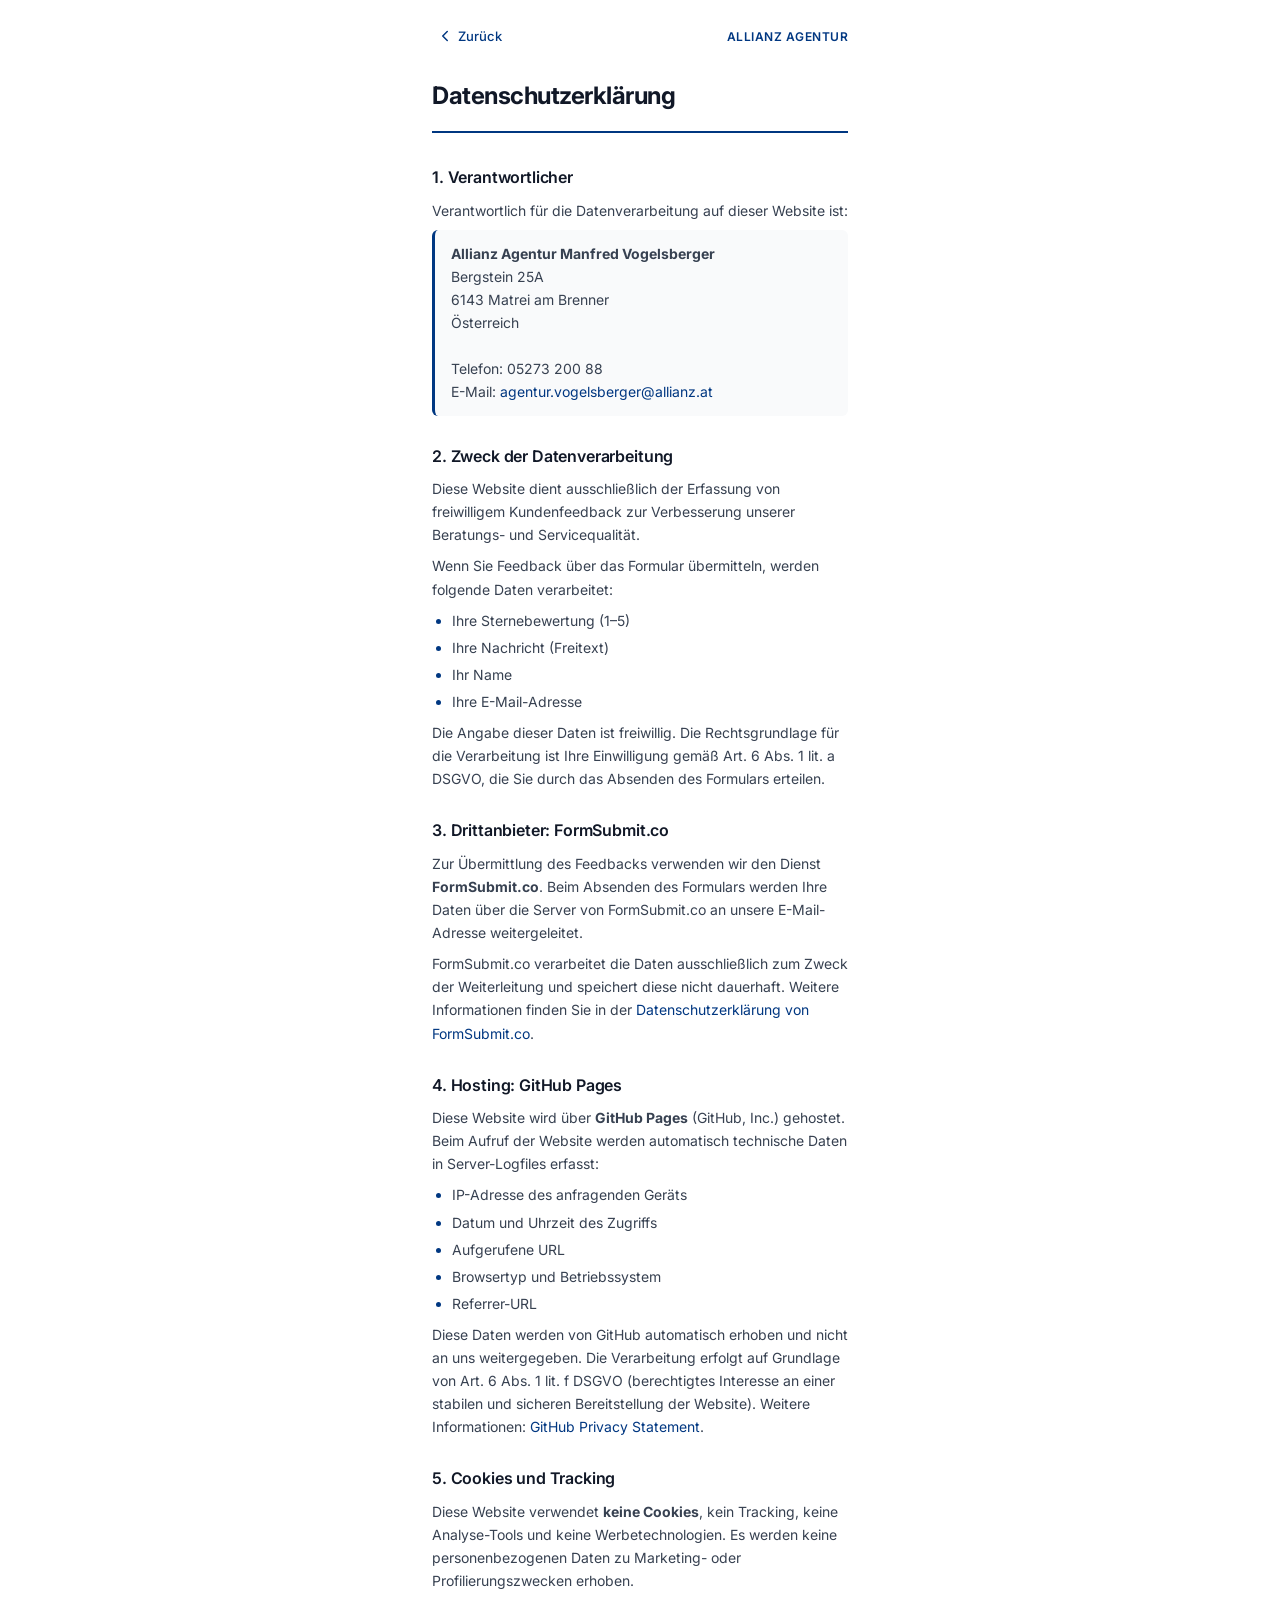
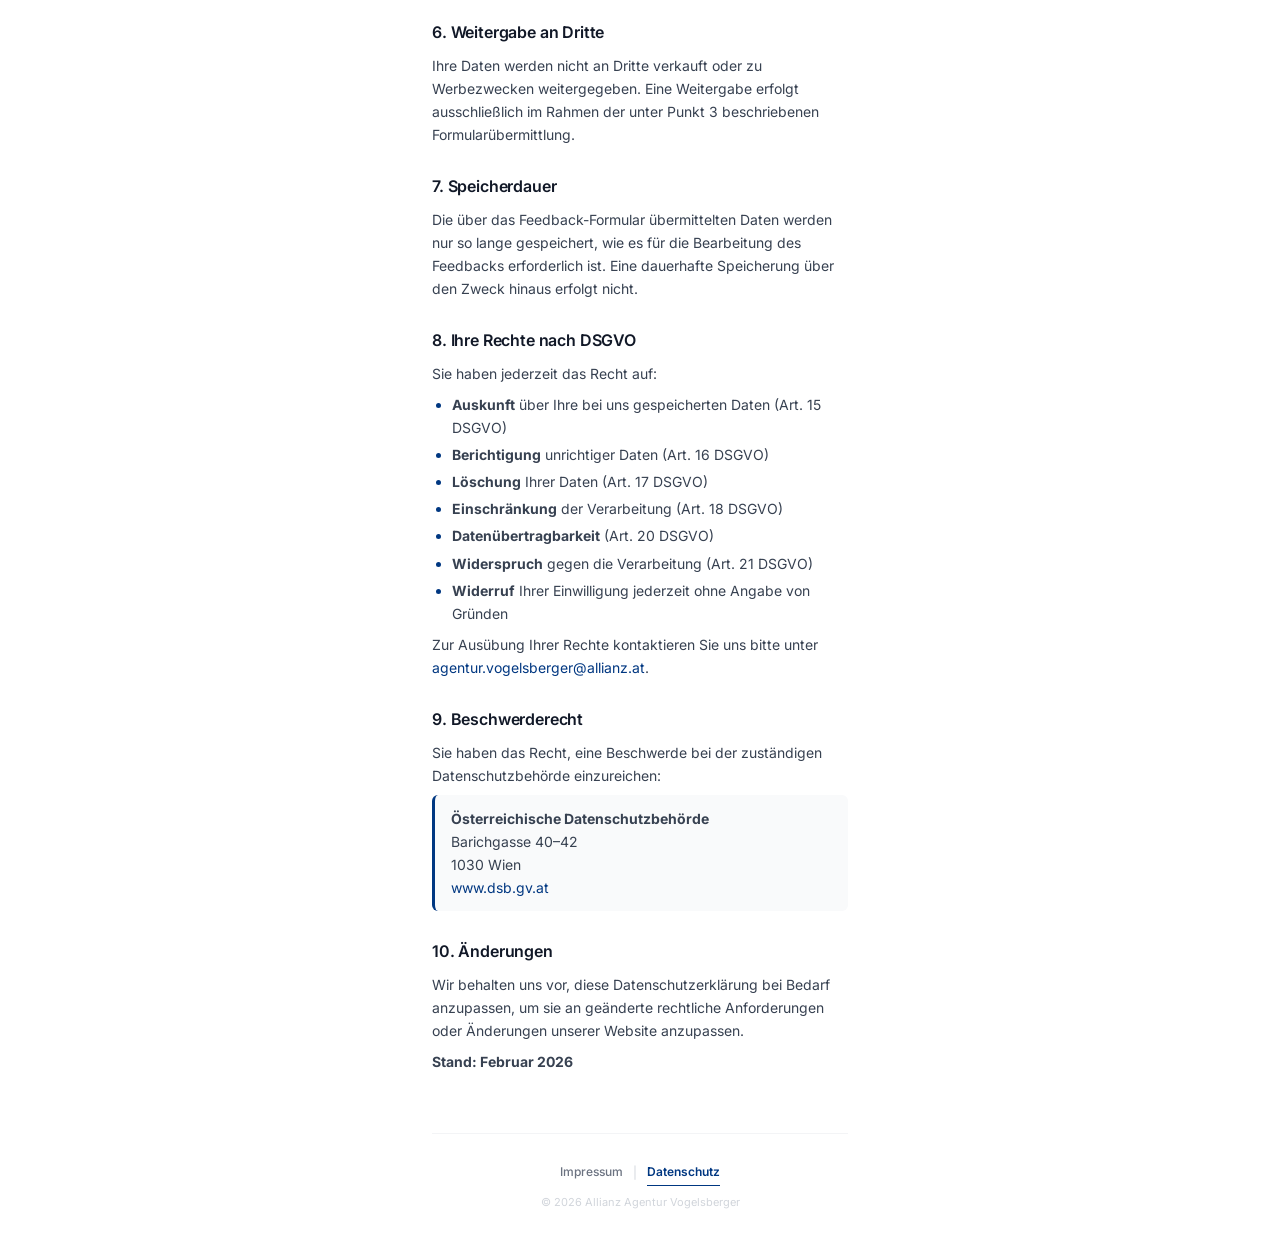
<file: datenschutz.html>
<!DOCTYPE html>
<html lang="de">
<head>
  <meta charset="UTF-8">
  <meta name="viewport" content="width=device-width, initial-scale=1.0, viewport-fit=cover">
  <meta name="description" content="Datenschutzerklärung der Allianz Agentur Vogelsberger in Matrei am Brenner.">
  <meta name="theme-color" content="#003781">
  <title>Datenschutzerklärung – Allianz Agentur Vogelsberger</title>
  <link rel="icon" href="assets/favicon.svg" type="image/svg+xml">
  <link rel="preconnect" href="https://fonts.googleapis.com">
  <link rel="preconnect" href="https://fonts.gstatic.com" crossorigin>
  <link href="https://fonts.googleapis.com/css2?family=Inter:wght@400;500;600;700&display=swap" rel="stylesheet">
  <link rel="stylesheet" href="styles.css">
  <link rel="stylesheet" href="legal.css">
</head>
<body>
  <main id="app">

    <header class="legal-header">
      <a href="index.html" class="legal-header__back" aria-label="Zurück zur Startseite">
        <svg viewBox="0 0 24 24" fill="none" stroke="currentColor" stroke-width="2" stroke-linecap="round" stroke-linejoin="round"><path d="M15 18l-6-6 6-6"/></svg>
        Zurück
      </a>
      <span class="legal-header__text">Allianz Agentur</span>
    </header>

    <article class="legal">
      <h1 class="legal__title">Datenschutzerklärung</h1>

      <section class="legal__section">
        <h2>1. Verantwortlicher</h2>
        <p>Verantwortlich für die Datenverarbeitung auf dieser Website ist:</p>
        <address class="legal__address">
          <strong>Allianz Agentur Manfred Vogelsberger</strong><br>
          Bergstein 25A<br>
          6143 Matrei am Brenner<br>
          Österreich<br><br>
          Telefon: 05273 200 88<br>
          E-Mail: <a href="mailto:agentur.vogelsberger@allianz.at">agentur.vogelsberger@allianz.at</a>
        </address>
      </section>

      <section class="legal__section">
        <h2>2. Zweck der Datenverarbeitung</h2>
        <p>Diese Website dient ausschließlich der Erfassung von freiwilligem Kundenfeedback zur Verbesserung unserer Beratungs- und Servicequalität.</p>
        <p>Wenn Sie Feedback über das Formular übermitteln, werden folgende Daten verarbeitet:</p>
        <ul>
          <li>Ihre Sternebewertung (1–5)</li>
          <li>Ihre Nachricht (Freitext)</li>
          <li>Ihr Name</li>
          <li>Ihre E-Mail-Adresse</li>
        </ul>
        <p>Die Angabe dieser Daten ist freiwillig. Die Rechtsgrundlage für die Verarbeitung ist Ihre Einwilligung gemäß Art. 6 Abs. 1 lit. a DSGVO, die Sie durch das Absenden des Formulars erteilen.</p>
      </section>

      <section class="legal__section">
        <h2>3. Drittanbieter: FormSubmit.co</h2>
        <p>Zur Übermittlung des Feedbacks verwenden wir den Dienst <strong>FormSubmit.co</strong>. Beim Absenden des Formulars werden Ihre Daten über die Server von FormSubmit.co an unsere E-Mail-Adresse weitergeleitet.</p>
        <p>FormSubmit.co verarbeitet die Daten ausschließlich zum Zweck der Weiterleitung und speichert diese nicht dauerhaft. Weitere Informationen finden Sie in der <a href="https://formsubmit.co/privacy.pdf" target="_blank" rel="noopener noreferrer">Datenschutzerklärung von FormSubmit.co</a>.</p>
      </section>

      <section class="legal__section">
        <h2>4. Hosting: GitHub Pages</h2>
        <p>Diese Website wird über <strong>GitHub Pages</strong> (GitHub, Inc.) gehostet. Beim Aufruf der Website werden automatisch technische Daten in Server-Logfiles erfasst:</p>
        <ul>
          <li>IP-Adresse des anfragenden Geräts</li>
          <li>Datum und Uhrzeit des Zugriffs</li>
          <li>Aufgerufene URL</li>
          <li>Browsertyp und Betriebssystem</li>
          <li>Referrer-URL</li>
        </ul>
        <p>Diese Daten werden von GitHub automatisch erhoben und nicht an uns weitergegeben. Die Verarbeitung erfolgt auf Grundlage von Art. 6 Abs. 1 lit. f DSGVO (berechtigtes Interesse an einer stabilen und sicheren Bereitstellung der Website). Weitere Informationen: <a href="https://docs.github.com/en/site-policy/privacy-policies/github-general-privacy-statement" target="_blank" rel="noopener noreferrer">GitHub Privacy Statement</a>.</p>
      </section>

      <section class="legal__section">
        <h2>5. Cookies und Tracking</h2>
        <p>Diese Website verwendet <strong>keine Cookies</strong>, kein Tracking, keine Analyse-Tools und keine Werbetechnologien. Es werden keine personenbezogenen Daten zu Marketing- oder Profilierungszwecken erhoben.</p>
      </section>

      <section class="legal__section">
        <h2>6. Weitergabe an Dritte</h2>
        <p>Ihre Daten werden nicht an Dritte verkauft oder zu Werbezwecken weitergegeben. Eine Weitergabe erfolgt ausschließlich im Rahmen der unter Punkt 3 beschriebenen Formularübermittlung.</p>
      </section>

      <section class="legal__section">
        <h2>7. Speicherdauer</h2>
        <p>Die über das Feedback-Formular übermittelten Daten werden nur so lange gespeichert, wie es für die Bearbeitung des Feedbacks erforderlich ist. Eine dauerhafte Speicherung über den Zweck hinaus erfolgt nicht.</p>
      </section>

      <section class="legal__section">
        <h2>8. Ihre Rechte nach DSGVO</h2>
        <p>Sie haben jederzeit das Recht auf:</p>
        <ul>
          <li><strong>Auskunft</strong> über Ihre bei uns gespeicherten Daten (Art. 15 DSGVO)</li>
          <li><strong>Berichtigung</strong> unrichtiger Daten (Art. 16 DSGVO)</li>
          <li><strong>Löschung</strong> Ihrer Daten (Art. 17 DSGVO)</li>
          <li><strong>Einschränkung</strong> der Verarbeitung (Art. 18 DSGVO)</li>
          <li><strong>Datenübertragbarkeit</strong> (Art. 20 DSGVO)</li>
          <li><strong>Widerspruch</strong> gegen die Verarbeitung (Art. 21 DSGVO)</li>
          <li><strong>Widerruf</strong> Ihrer Einwilligung jederzeit ohne Angabe von Gründen</li>
        </ul>
        <p>Zur Ausübung Ihrer Rechte kontaktieren Sie uns bitte unter <a href="mailto:agentur.vogelsberger@allianz.at">agentur.vogelsberger@allianz.at</a>.</p>
      </section>

      <section class="legal__section">
        <h2>9. Beschwerderecht</h2>
        <p>Sie haben das Recht, eine Beschwerde bei der zuständigen Datenschutzbehörde einzureichen:</p>
        <address class="legal__address">
          <strong>Österreichische Datenschutzbehörde</strong><br>
          Barichgasse 40–42<br>
          1030 Wien<br>
          <a href="https://www.dsb.gv.at" target="_blank" rel="noopener noreferrer">www.dsb.gv.at</a>
        </address>
      </section>

      <section class="legal__section">
        <h2>10. Änderungen</h2>
        <p>Wir behalten uns vor, diese Datenschutzerklärung bei Bedarf anzupassen, um sie an geänderte rechtliche Anforderungen oder Änderungen unserer Website anzupassen.</p>
        <p><strong>Stand: Februar 2026</strong></p>
      </section>
    </article>

    <footer class="footer" role="contentinfo">
      <nav class="footer__links" aria-label="Rechtliche Seiten">
        <a href="impressum.html">Impressum</a>
        <span class="footer__sep" aria-hidden="true">|</span>
        <a href="datenschutz.html" aria-current="page">Datenschutz</a>
      </nav>
      <p class="footer__copy">&copy; <span class="js-year"></span> Allianz Agentur Vogelsberger</p>
    </footer>

  </main>

  <script>document.querySelectorAll('.js-year').forEach(el => el.textContent = new Date().getFullYear());</script>
</body>
</html>
</file>
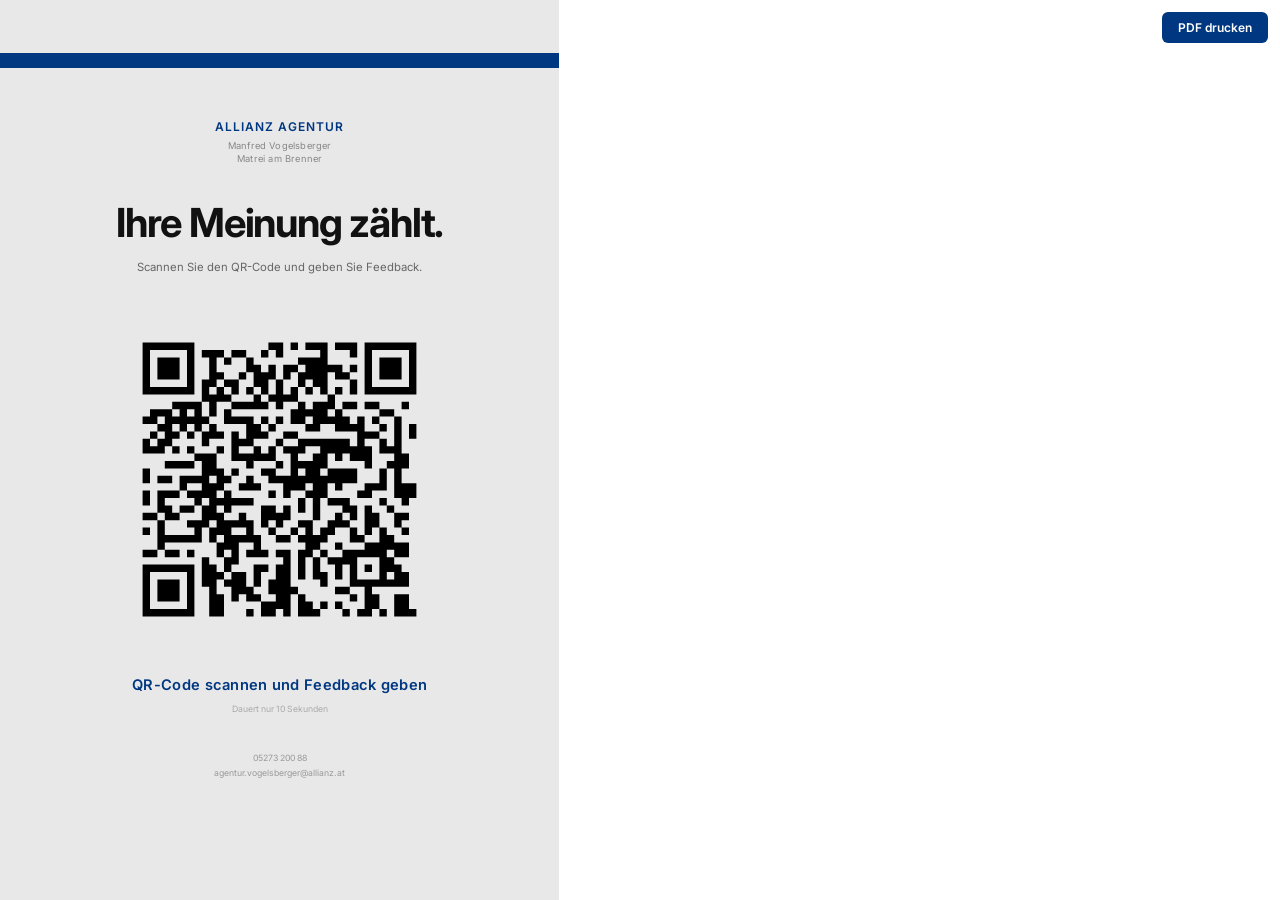
<file: flyer-a5-final.html>
<!DOCTYPE html>
<html lang="de">
<head>
  <meta charset="UTF-8">
  <title>Feedback – Allianz Agentur Vogelsberger</title>
  <link rel="preconnect" href="https://fonts.googleapis.com">
  <link rel="preconnect" href="https://fonts.gstatic.com" crossorigin>
  <link href="https://fonts.googleapis.com/css2?family=Inter:wght@400;600;700&display=swap" rel="stylesheet">
  <style>
    @page {
      size: A5 portrait;
      margin: 0;
    }

    * { margin: 0; padding: 0; box-sizing: border-box; }

    html, body {
      width: 148mm;
      height: 210mm;
      font-family: 'Inter', sans-serif;
      -webkit-font-smoothing: antialiased;
      background: #fff;
      color: #111;
      overflow: hidden;
    }

    .page {
      width: 148mm;
      height: 210mm;
      padding: 12mm;
      display: flex;
      flex-direction: column;
      align-items: center;
      justify-content: center;
      gap: 0;
      position: relative;
    }

    .topbar {
      position: absolute;
      top: 0;
      left: 0;
      right: 0;
      height: 4mm;
      background: #003781;
    }

    .header {
      text-align: center;
      margin-bottom: 10mm;
    }

    .header__agency {
      font-size: 9pt;
      font-weight: 600;
      color: #003781;
      letter-spacing: 0.08em;
      text-transform: uppercase;
      display: block;
    }

    .header__name {
      font-size: 7pt;
      font-weight: 400;
      color: #888;
      display: block;
      margin-top: 1.5mm;
      letter-spacing: 0.02em;
    }

    .header__location {
      font-size: 7pt;
      font-weight: 400;
      color: #888;
      display: block;
      margin-top: 0.5mm;
      letter-spacing: 0.02em;
    }

    .headline {
      font-size: 30pt;
      font-weight: 700;
      color: #111;
      text-align: center;
      letter-spacing: -0.03em;
      line-height: 1.1;
      margin-bottom: 3.5mm;
    }

    .subline {
      font-size: 8.5pt;
      font-weight: 400;
      color: #666;
      text-align: center;
      line-height: 1.5;
      margin-bottom: 10mm;
    }

    .qr {
      width: 88mm;
      height: 88mm;
      margin-bottom: 8mm;
    }

    .qr img {
      width: 100%;
      height: 100%;
      display: block;
    }

    .cta {
      font-size: 11pt;
      font-weight: 600;
      color: #003781;
      text-align: center;
      letter-spacing: 0.02em;
      margin-bottom: 2.5mm;
    }

    .micro {
      font-size: 6.5pt;
      font-weight: 400;
      color: #aaa;
      text-align: center;
      margin-bottom: 10mm;
    }

    .footer {
      text-align: center;
    }

    .footer__line {
      font-size: 6.5pt;
      font-weight: 400;
      color: #999;
      display: block;
      line-height: 1.7;
    }

    .print-btn {
      position: fixed;
      top: 12px;
      right: 12px;
      background: #003781;
      color: #fff;
      border: none;
      font-family: 'Inter', sans-serif;
      font-size: 12px;
      font-weight: 600;
      padding: 8px 16px;
      border-radius: 6px;
      cursor: pointer;
    }
    .print-btn:hover { background: #00265a; }

    @media print {
      .print-btn { display: none; }
    }

    @media screen {
      body {
        width: auto; height: auto;
        min-height: 100vh;
        display: flex; align-items: center; justify-content: center;
        background: #e8e8e8;
      }
    }
  </style>
</head>
<body>
  <button class="print-btn" onclick="window.print()">PDF drucken</button>
  <div class="page">
    <div class="topbar"></div>
    <div class="header">
      <span class="header__agency">ALLIANZ AGENTUR</span>
      <span class="header__name">Manfred Vogelsberger</span>
      <span class="header__location">Matrei am Brenner</span>
    </div>
    <h1 class="headline">Ihre Meinung zählt.</h1>
    <p class="subline">Scannen Sie den QR-Code und geben Sie Feedback.</p>
    <div class="qr"><img src="qr/qr.svg" alt="QR-Code"></div>
    <span class="cta">QR-Code scannen und Feedback geben</span>
    <span class="micro">Dauert nur 10 Sekunden</span>
    <div class="footer">
      <span class="footer__line">05273 200 88</span>
      <span class="footer__line">agentur.vogelsberger@allianz.at</span>
    </div>
  </div>
</body>
</html>
</file>
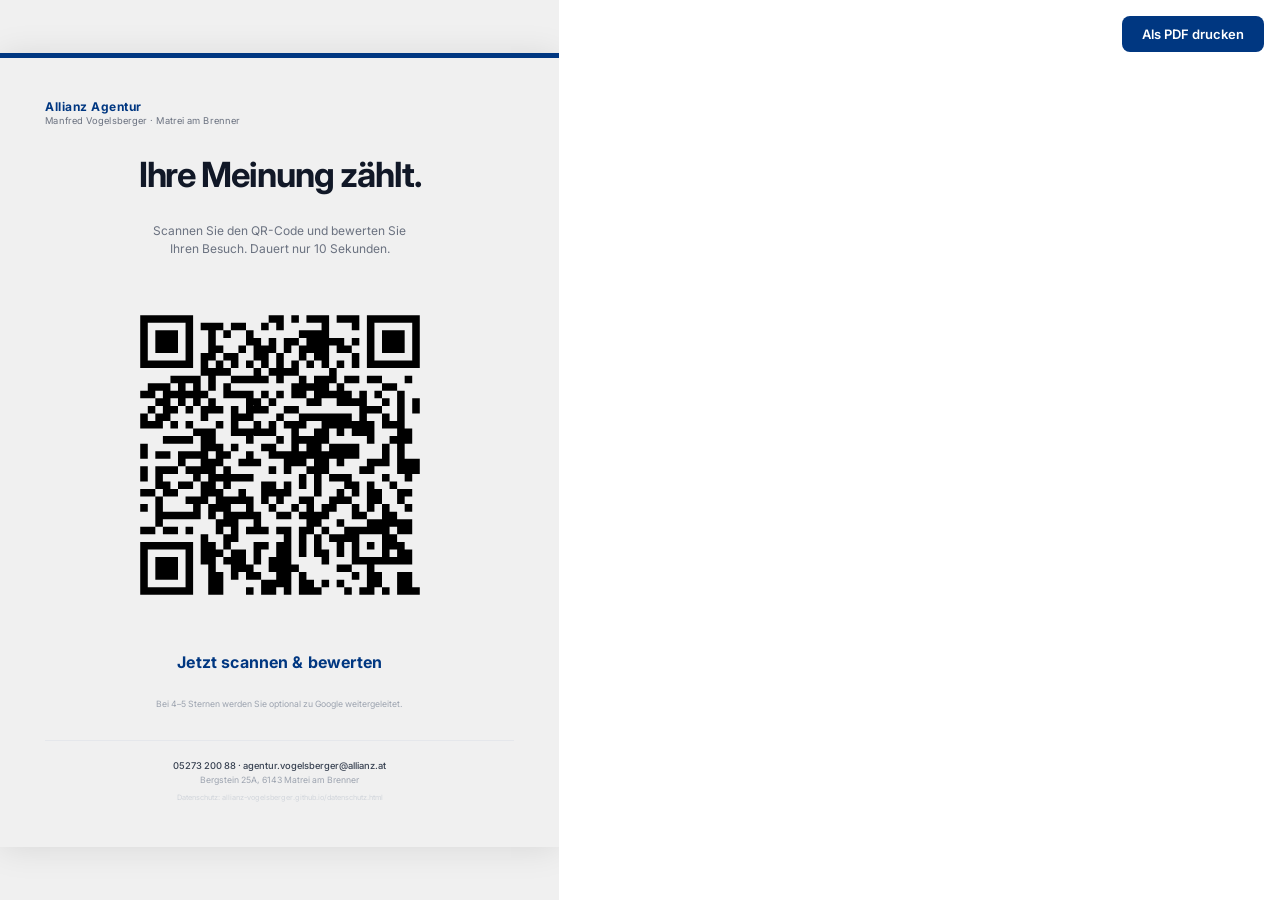
<file: flyer-a5-v2.html>
<!DOCTYPE html>
<html lang="de">
<head>
  <meta charset="UTF-8">
  <meta name="viewport" content="width=device-width, initial-scale=1.0">
  <title>Feedback-Flyer A5 – Allianz Agentur Vogelsberger</title>
  <link rel="preconnect" href="https://fonts.googleapis.com">
  <link rel="preconnect" href="https://fonts.gstatic.com" crossorigin>
  <link href="https://fonts.googleapis.com/css2?family=Inter:wght@400;500;600;700&display=swap" rel="stylesheet">
  <style>
    @page { size: A5 portrait; margin: 0; }
    * { margin: 0; padding: 0; box-sizing: border-box; }

    html, body {
      width: 148mm;
      height: 210mm;
      font-family: 'Inter', -apple-system, sans-serif;
      -webkit-font-smoothing: antialiased;
      background: #fff;
      color: #111827;
      overflow: hidden;
    }

    .page {
      width: 148mm;
      height: 210mm;
      padding: 12mm;
      display: flex;
      flex-direction: column;
      position: relative;
    }

    /* Accent line top */
    .page::before {
      content: '';
      position: absolute;
      top: 0; left: 0; right: 0;
      height: 1.2mm;
      background: #003781;
    }

    /* Header */
    .header {
      display: flex;
      align-items: flex-start;
      justify-content: space-between;
      margin-bottom: auto;
    }

    .header__logo { display: none; }

    .header__text-brand {
      display: flex;
      flex-direction: column;
      gap: 0.5mm;
    }

    .header__agency {
      font-size: 9pt;
      font-weight: 700;
      color: #003781;
      letter-spacing: 0.04em;
    }

    .header__agent {
      font-size: 7pt;
      font-weight: 400;
      color: #6b7280;
      letter-spacing: 0.01em;
    }

    /* Main content */
    .content {
      flex: 1;
      display: flex;
      flex-direction: column;
      align-items: center;
      justify-content: center;
      text-align: center;
      gap: 7mm;
      padding: 0 4mm;
    }

    .headline {
      font-size: 26pt;
      font-weight: 700;
      color: #111827;
      letter-spacing: -0.03em;
      line-height: 1.15;
    }

    .subline {
      font-size: 9pt;
      font-weight: 400;
      color: #6b7280;
      line-height: 1.55;
      max-width: 105mm;
    }

    .qr {
      width: 90mm;
      height: 90mm;
    }

    .qr img {
      width: 100%;
      height: 100%;
      display: block;
    }

    .cta {
      font-size: 12pt;
      font-weight: 700;
      color: #003781;
      letter-spacing: 0.01em;
    }

    .micro {
      font-size: 6.5pt;
      font-weight: 400;
      color: #9ca3af;
      line-height: 1.5;
    }

    /* Footer */
    .foot {
      margin-top: auto;
      text-align: center;
      padding-top: 5mm;
      border-top: 0.25pt solid #e5e7eb;
      display: flex;
      flex-direction: column;
      gap: 1mm;
    }

    .foot__contact {
      font-size: 7pt;
      font-weight: 500;
      color: #374151;
    }

    .foot__address {
      font-size: 6.5pt;
      font-weight: 400;
      color: #9ca3af;
    }

    .foot__legal {
      font-size: 5.5pt;
      font-weight: 400;
      color: #d1d5db;
      margin-top: 1mm;
    }

    /* Print button – screen only */
    .print-btn {
      position: fixed;
      top: 16px; right: 16px;
      background: #003781;
      color: #fff;
      border: none;
      font-family: 'Inter', sans-serif;
      font-size: 13px;
      font-weight: 600;
      padding: 10px 20px;
      border-radius: 8px;
      cursor: pointer;
      z-index: 100;
      transition: background 200ms;
    }
    .print-btn:hover { background: #00265a; }

    @media print {
      html, body { width: 148mm; height: 210mm; }
      .print-btn { display: none; }
    }

    @media screen {
      body {
        display: flex; justify-content: center; align-items: center;
        min-height: 100vh; background: #f0f0f0;
        width: auto; height: auto;
      }
      .page {
        box-shadow: 0 2px 32px rgba(0,0,0,0.1);
      }
    }
  </style>
</head>
<body>
  <button class="print-btn" onclick="window.print()">Als PDF drucken</button>

  <div class="page">
    <div class="header">
      <div class="header__text-brand">
        <span class="header__agency">Allianz Agentur</span>
        <span class="header__agent">Manfred Vogelsberger · Matrei am Brenner</span>
      </div>
    </div>

    <div class="content">
      <h1 class="headline">Ihre Meinung zählt.</h1>
      <p class="subline">Scannen Sie den QR-Code und bewerten Sie<br>Ihren Besuch. Dauert nur 10 Sekunden.</p>

      <div class="qr">
        <img src="qr/qr.svg" alt="QR-Code scannen für Feedback">
      </div>

      <span class="cta">Jetzt scannen &amp; bewerten</span>
      <span class="micro">Bei 4–5 Sternen werden Sie optional zu Google weitergeleitet.</span>
    </div>

    <div class="foot">
      <span class="foot__contact">05273 200 88 · agentur.vogelsberger@allianz.at</span>
      <span class="foot__address">Bergstein 25A, 6143 Matrei am Brenner</span>
      <span class="foot__legal">Datenschutz: allianz-vogelsberger.github.io/datenschutz.html</span>
    </div>
  </div>
</body>
</html>
</file>
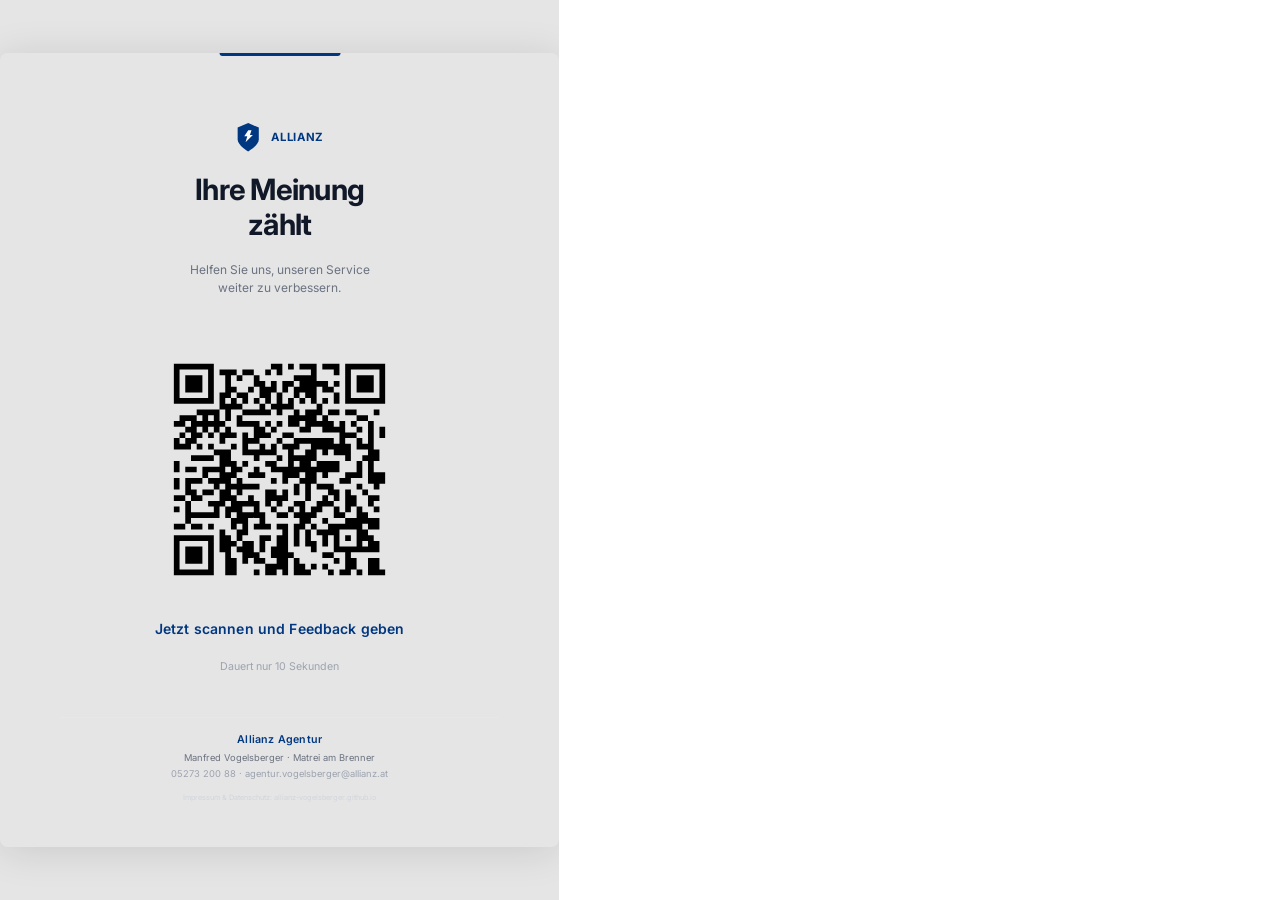
<file: flyer-a5.html>
<!DOCTYPE html>
<html lang="de">
<head>
  <meta charset="UTF-8">
  <meta name="viewport" content="width=device-width, initial-scale=1.0">
  <title>Feedback-Flyer A5 – Allianz Agentur Vogelsberger</title>
  <link rel="preconnect" href="https://fonts.googleapis.com">
  <link rel="preconnect" href="https://fonts.gstatic.com" crossorigin>
  <link href="https://fonts.googleapis.com/css2?family=Inter:wght@400;500;600;700&display=swap" rel="stylesheet">
  <style>
    @page {
      size: A5 portrait;
      margin: 0;
    }

    * { margin: 0; padding: 0; box-sizing: border-box; }

    html, body {
      width: 148mm;
      height: 210mm;
      font-family: 'Inter', -apple-system, sans-serif;
      -webkit-font-smoothing: antialiased;
      background: #ffffff;
      color: #111827;
      overflow: hidden;
    }

    .flyer {
      width: 148mm;
      height: 210mm;
      display: flex;
      flex-direction: column;
      align-items: center;
      justify-content: space-between;
      padding: 16mm 16mm 12mm;
      position: relative;
    }

    /* Top accent line */
    .flyer::before {
      content: '';
      position: absolute;
      top: 0;
      left: 50%;
      transform: translateX(-50%);
      width: 32mm;
      height: 0.7mm;
      background: #003781;
      border-radius: 0 0 1mm 1mm;
    }

    /* Logo area */
    .flyer__top {
      display: flex;
      flex-direction: column;
      align-items: center;
      gap: 5mm;
      padding-top: 2mm;
    }

    .flyer__logo {
      display: flex;
      align-items: center;
      gap: 2.5mm;
    }

    .flyer__logo-mark {
      width: 7mm;
      height: auto;
    }

    .flyer__logo-text {
      font-size: 8.5pt;
      font-weight: 700;
      color: #003781;
      letter-spacing: 0.06em;
    }

    .flyer__headline {
      font-size: 22pt;
      font-weight: 700;
      color: #111827;
      letter-spacing: -0.025em;
      text-align: center;
      line-height: 1.2;
    }

    .flyer__subline {
      font-size: 9pt;
      font-weight: 400;
      color: #6b7280;
      text-align: center;
      line-height: 1.5;
      max-width: 100mm;
    }

    /* QR section */
    .flyer__qr {
      display: flex;
      flex-direction: column;
      align-items: center;
      gap: 6mm;
    }

    .flyer__qr img {
      width: 68mm;
      height: 68mm;
      display: block;
    }

    .flyer__cta {
      font-size: 10.5pt;
      font-weight: 600;
      color: #003781;
      text-align: center;
      letter-spacing: 0.01em;
    }

    .flyer__time {
      font-size: 8pt;
      font-weight: 400;
      color: #9ca3af;
      text-align: center;
    }

    /* Footer */
    .flyer__footer {
      display: flex;
      flex-direction: column;
      align-items: center;
      gap: 1.5mm;
      padding-top: 4mm;
      border-top: 0.3px solid #e5e7eb;
      width: 100%;
    }

    .flyer__agency {
      font-size: 8pt;
      font-weight: 600;
      color: #003781;
      text-align: center;
      letter-spacing: 0.02em;
    }

    .flyer__name {
      font-size: 7pt;
      font-weight: 400;
      color: #6b7280;
      text-align: center;
    }

    .flyer__contact {
      font-size: 7pt;
      font-weight: 400;
      color: #9ca3af;
      text-align: center;
    }

    .flyer__legal {
      font-size: 5.5pt;
      font-weight: 400;
      color: #d1d5db;
      text-align: center;
      margin-top: 2mm;
    }

    @media print {
      html, body { width: 148mm; height: 210mm; }
    }

    @media screen {
      body {
        display: flex;
        justify-content: center;
        align-items: center;
        min-height: 100vh;
        background: #e5e5e5;
        width: auto;
        height: auto;
      }
      .flyer {
        box-shadow: 0 4px 40px rgba(0,0,0,0.12);
        border-radius: 2mm;
      }
    }
  </style>
</head>
<body>
  <div class="flyer">

    <!-- Top -->
    <div class="flyer__top">
      <div class="flyer__logo">
        <svg class="flyer__logo-mark" viewBox="0 0 40 48" fill="none" xmlns="http://www.w3.org/2000/svg">
          <path d="M4 10 L20 3 L36 10 L36 28 C36 37 20 46 20 46 C20 46 4 37 4 28Z" fill="#003781"/>
          <path d="M20 14 L14 23 L18.5 23 L16 32 L27 21 L22.5 21 L25 14Z" fill="white"/>
        </svg>
        <span class="flyer__logo-text">ALLIANZ</span>
      </div>

      <h1 class="flyer__headline">Ihre Meinung<br>zählt</h1>
      <p class="flyer__subline">Helfen Sie uns, unseren Service<br>weiter zu verbessern.</p>
    </div>

    <!-- QR -->
    <div class="flyer__qr">
      <img src="qr/qr.svg" alt="QR-Code scannen">
      <span class="flyer__cta">Jetzt scannen und Feedback geben</span>
      <span class="flyer__time">Dauert nur 10 Sekunden</span>
    </div>

    <!-- Footer -->
    <div class="flyer__footer">
      <span class="flyer__agency">Allianz Agentur</span>
      <span class="flyer__name">Manfred Vogelsberger · Matrei am Brenner</span>
      <span class="flyer__contact">05273 200 88 · agentur.vogelsberger@allianz.at</span>
      <span class="flyer__legal">Impressum & Datenschutz: allianz-vogelsberger.github.io</span>
    </div>

  </div>
</body>
</html>
</file>
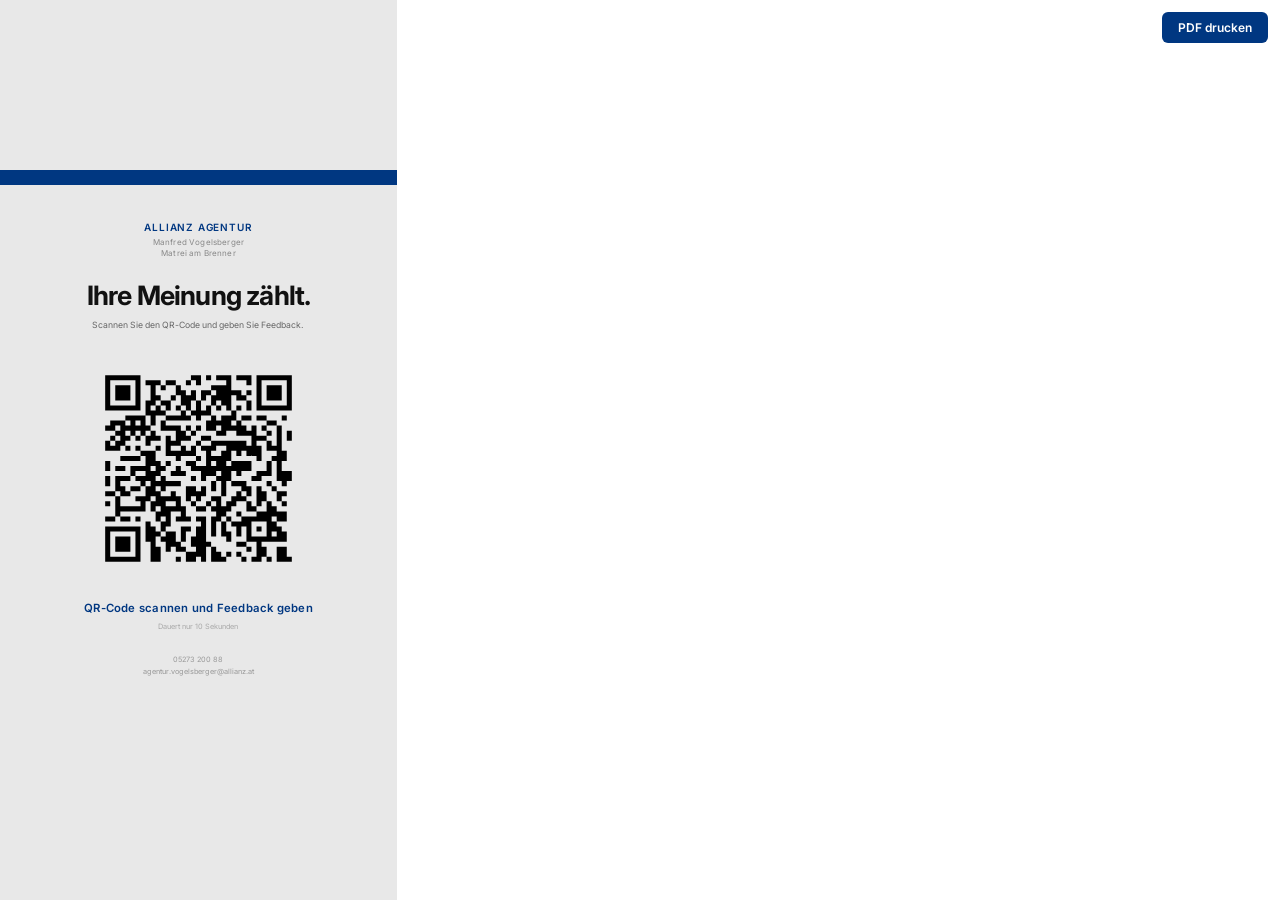
<file: flyer-a6-final.html>
<!DOCTYPE html>
<html lang="de">
<head>
  <meta charset="UTF-8">
  <title>Feedback – Allianz Agentur Vogelsberger</title>
  <link rel="preconnect" href="https://fonts.googleapis.com">
  <link rel="preconnect" href="https://fonts.gstatic.com" crossorigin>
  <link href="https://fonts.googleapis.com/css2?family=Inter:wght@400;600;700&display=swap" rel="stylesheet">
  <style>
    @page {
      size: 105mm 148mm;
      margin: 0;
    }

    * { margin: 0; padding: 0; box-sizing: border-box; }

    html, body {
      width: 105mm;
      height: 148mm;
      font-family: 'Inter', sans-serif;
      -webkit-font-smoothing: antialiased;
      background: #fff;
      color: #111;
      overflow: hidden;
    }

    .page {
      width: 105mm;
      height: 148mm;
      padding: 12mm;
      display: flex;
      flex-direction: column;
      align-items: center;
      justify-content: center;
      gap: 0;
      position: relative;
    }

    .topbar {
      position: absolute;
      top: 0;
      left: 0;
      right: 0;
      height: 4mm;
      background: #003781;
    }

    .header {
      text-align: center;
      margin-bottom: 6mm;
    }

    .header__agency {
      font-size: 7.5pt;
      font-weight: 600;
      color: #003781;
      letter-spacing: 0.08em;
      text-transform: uppercase;
      display: block;
    }

    .header__name {
      font-size: 6pt;
      font-weight: 400;
      color: #888;
      display: block;
      margin-top: 1mm;
      letter-spacing: 0.02em;
    }

    .header__location {
      font-size: 6pt;
      font-weight: 400;
      color: #888;
      display: block;
      margin-top: 0.3mm;
      letter-spacing: 0.02em;
    }

    .headline {
      font-size: 20pt;
      font-weight: 700;
      color: #111;
      text-align: center;
      letter-spacing: -0.03em;
      line-height: 1.1;
      margin-bottom: 2.5mm;
    }

    .subline {
      font-size: 6.5pt;
      font-weight: 400;
      color: #666;
      text-align: center;
      line-height: 1.5;
      margin-bottom: 6mm;
    }

    .qr {
      width: 60mm;
      height: 60mm;
      margin-bottom: 5mm;
    }

    .qr img {
      width: 100%;
      height: 100%;
      display: block;
    }

    .cta {
      font-size: 8.5pt;
      font-weight: 600;
      color: #003781;
      text-align: center;
      letter-spacing: 0.02em;
      margin-bottom: 2mm;
    }

    .micro {
      font-size: 5.5pt;
      font-weight: 400;
      color: #aaa;
      text-align: center;
      margin-bottom: 6mm;
    }

    .footer {
      text-align: center;
    }

    .footer__line {
      font-size: 5.5pt;
      font-weight: 400;
      color: #999;
      display: block;
      line-height: 1.7;
    }

    .print-btn {
      position: fixed;
      top: 12px;
      right: 12px;
      background: #003781;
      color: #fff;
      border: none;
      font-family: 'Inter', sans-serif;
      font-size: 12px;
      font-weight: 600;
      padding: 8px 16px;
      border-radius: 6px;
      cursor: pointer;
    }
    .print-btn:hover { background: #00265a; }

    @media print {
      .print-btn { display: none; }
    }

    @media screen {
      body {
        width: auto; height: auto;
        min-height: 100vh;
        display: flex; align-items: center; justify-content: center;
        background: #e8e8e8;
      }
    }
  </style>
</head>
<body>
  <button class="print-btn" onclick="window.print()">PDF drucken</button>
  <div class="page">
    <div class="topbar"></div>
    <div class="header">
      <span class="header__agency">ALLIANZ AGENTUR</span>
      <span class="header__name">Manfred Vogelsberger</span>
      <span class="header__location">Matrei am Brenner</span>
    </div>
    <h1 class="headline">Ihre Meinung zählt.</h1>
    <p class="subline">Scannen Sie den QR-Code und geben Sie Feedback.</p>
    <div class="qr"><img src="qr/qr.svg" alt="QR-Code"></div>
    <span class="cta">QR-Code scannen und Feedback geben</span>
    <span class="micro">Dauert nur 10 Sekunden</span>
    <div class="footer">
      <span class="footer__line">05273 200 88</span>
      <span class="footer__line">agentur.vogelsberger@allianz.at</span>
    </div>
  </div>
</body>
</html>
</file>
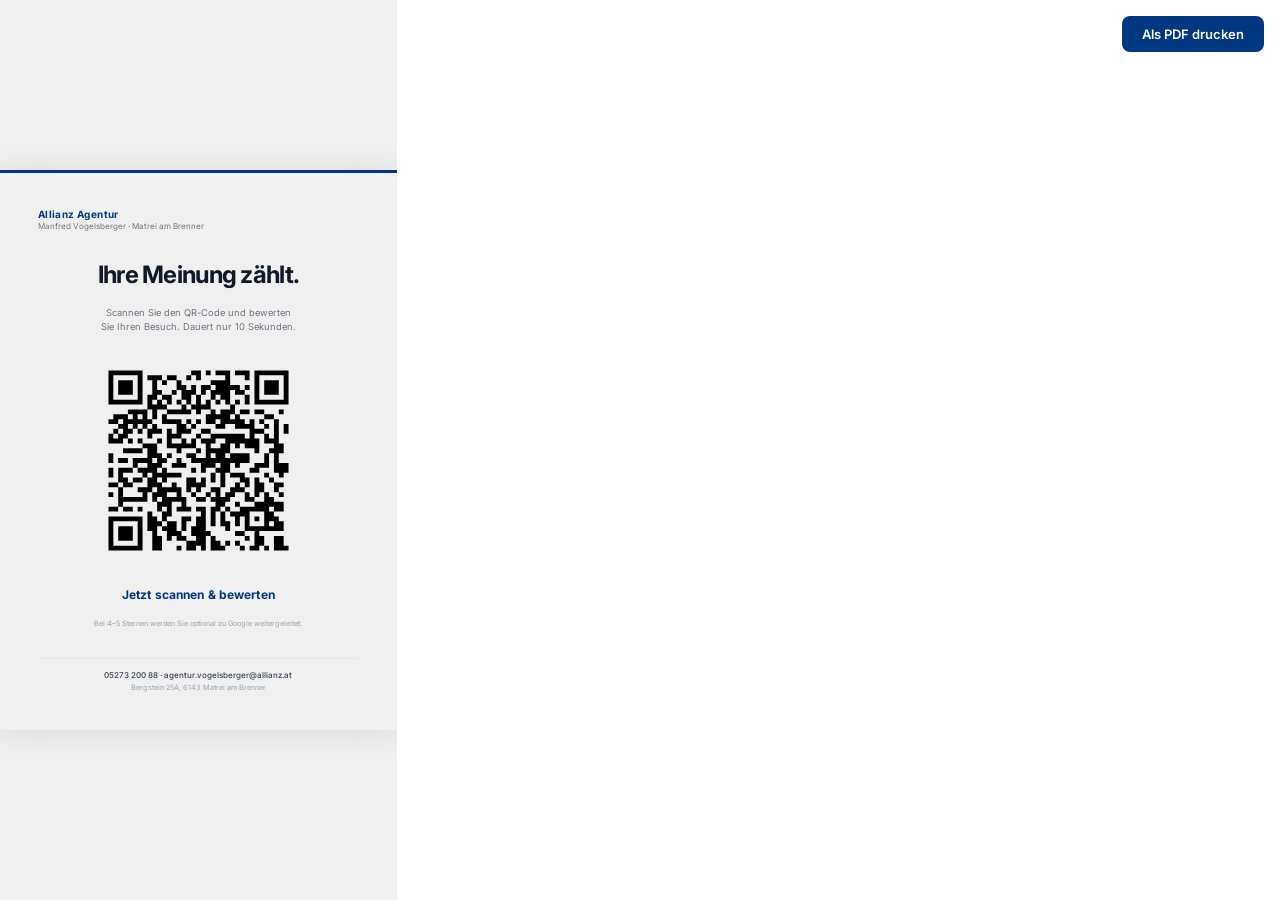
<file: flyer-a6-v2.html>
<!DOCTYPE html>
<html lang="de">
<head>
  <meta charset="UTF-8">
  <meta name="viewport" content="width=device-width, initial-scale=1.0">
  <title>Feedback-Karte A6 – Allianz Agentur Vogelsberger</title>
  <link rel="preconnect" href="https://fonts.googleapis.com">
  <link rel="preconnect" href="https://fonts.gstatic.com" crossorigin>
  <link href="https://fonts.googleapis.com/css2?family=Inter:wght@400;500;600;700&display=swap" rel="stylesheet">
  <style>
    @page { size: 105mm 148mm; margin: 0; }
    * { margin: 0; padding: 0; box-sizing: border-box; }

    html, body {
      width: 105mm;
      height: 148mm;
      font-family: 'Inter', -apple-system, sans-serif;
      -webkit-font-smoothing: antialiased;
      background: #fff;
      color: #111827;
      overflow: hidden;
    }

    .page {
      width: 105mm;
      height: 148mm;
      padding: 10mm;
      display: flex;
      flex-direction: column;
      position: relative;
    }

    .page::before {
      content: '';
      position: absolute;
      top: 0; left: 0; right: 0;
      height: 0.8mm;
      background: #003781;
    }

    /* Header */
    .header {
      margin-bottom: auto;
    }

    .header__agency {
      font-size: 7.5pt;
      font-weight: 700;
      color: #003781;
      letter-spacing: 0.04em;
      display: block;
    }

    .header__agent {
      font-size: 6pt;
      font-weight: 400;
      color: #6b7280;
      display: block;
      margin-top: 0.3mm;
    }

    /* Main */
    .content {
      flex: 1;
      display: flex;
      flex-direction: column;
      align-items: center;
      justify-content: center;
      text-align: center;
      gap: 4.5mm;
    }

    .headline {
      font-size: 18pt;
      font-weight: 700;
      color: #111827;
      letter-spacing: -0.03em;
      line-height: 1.15;
    }

    .subline {
      font-size: 7pt;
      font-weight: 400;
      color: #6b7280;
      line-height: 1.5;
      max-width: 75mm;
    }

    .qr {
      width: 58mm;
      height: 58mm;
    }

    .qr img {
      width: 100%;
      height: 100%;
      display: block;
    }

    .cta {
      font-size: 9pt;
      font-weight: 700;
      color: #003781;
      letter-spacing: 0.01em;
    }

    .micro {
      font-size: 5.5pt;
      font-weight: 400;
      color: #9ca3af;
    }

    /* Footer */
    .foot {
      margin-top: auto;
      text-align: center;
      padding-top: 3mm;
      border-top: 0.25pt solid #e5e7eb;
      display: flex;
      flex-direction: column;
      gap: 0.8mm;
    }

    .foot__contact {
      font-size: 6pt;
      font-weight: 500;
      color: #374151;
    }

    .foot__address {
      font-size: 5.5pt;
      font-weight: 400;
      color: #9ca3af;
    }

    /* Print button */
    .print-btn {
      position: fixed;
      top: 16px; right: 16px;
      background: #003781;
      color: #fff;
      border: none;
      font-family: 'Inter', sans-serif;
      font-size: 13px;
      font-weight: 600;
      padding: 10px 20px;
      border-radius: 8px;
      cursor: pointer;
      z-index: 100;
      transition: background 200ms;
    }
    .print-btn:hover { background: #00265a; }

    @media print {
      html, body { width: 105mm; height: 148mm; }
      .print-btn { display: none; }
    }

    @media screen {
      body {
        display: flex; justify-content: center; align-items: center;
        min-height: 100vh; background: #f0f0f0;
        width: auto; height: auto;
      }
      .page {
        box-shadow: 0 2px 32px rgba(0,0,0,0.1);
      }
    }
  </style>
</head>
<body>
  <button class="print-btn" onclick="window.print()">Als PDF drucken</button>

  <div class="page">
    <div class="header">
      <span class="header__agency">Allianz Agentur</span>
      <span class="header__agent">Manfred Vogelsberger · Matrei am Brenner</span>
    </div>

    <div class="content">
      <h1 class="headline">Ihre Meinung zählt.</h1>
      <p class="subline">Scannen Sie den QR-Code und bewerten<br>Sie Ihren Besuch. Dauert nur 10 Sekunden.</p>

      <div class="qr">
        <img src="qr/qr.svg" alt="QR-Code scannen für Feedback">
      </div>

      <span class="cta">Jetzt scannen &amp; bewerten</span>
      <span class="micro">Bei 4–5 Sternen werden Sie optional zu Google weitergeleitet.</span>
    </div>

    <div class="foot">
      <span class="foot__contact">05273 200 88 · agentur.vogelsberger@allianz.at</span>
      <span class="foot__address">Bergstein 25A, 6143 Matrei am Brenner</span>
    </div>
  </div>
</body>
</html>
</file>
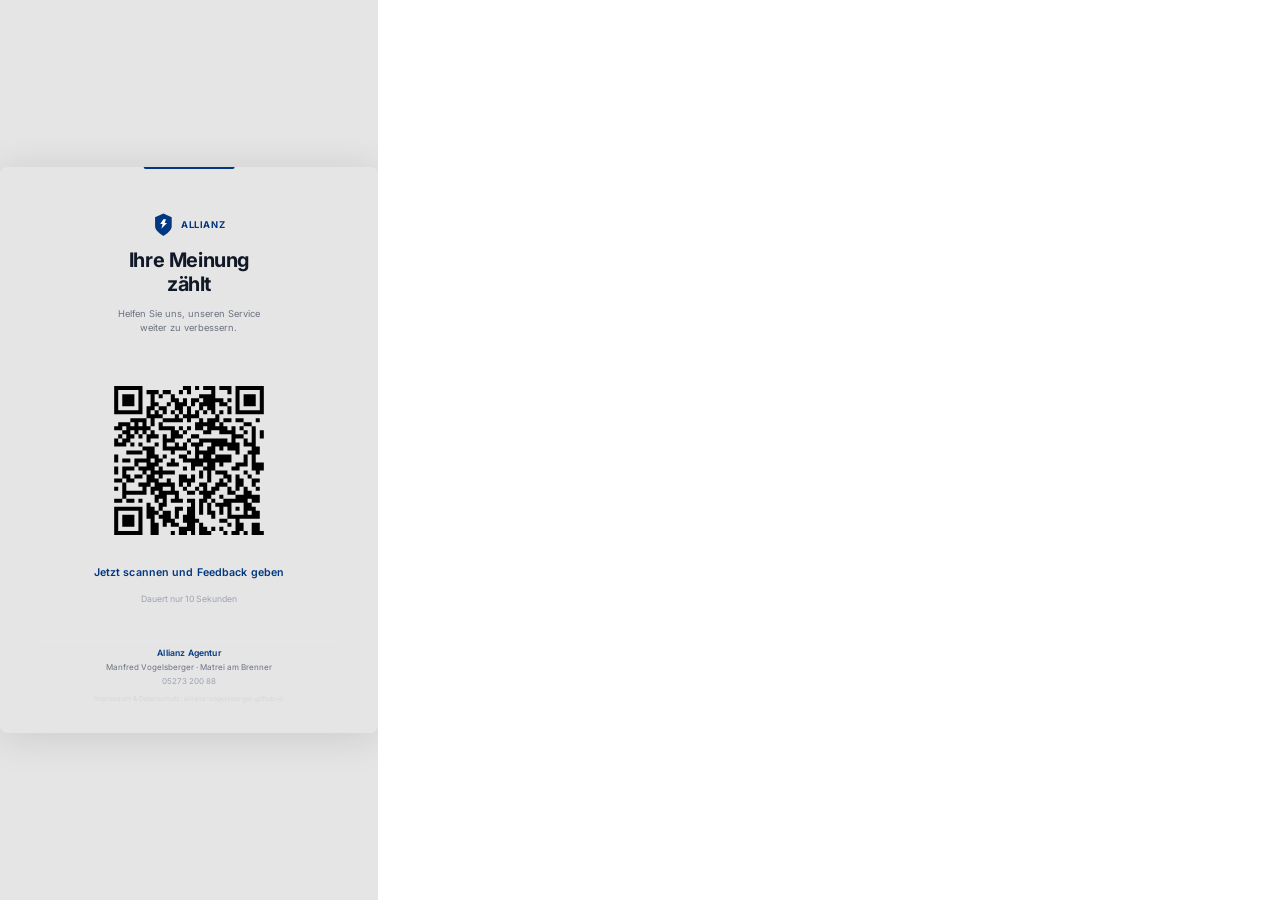
<file: flyer-card.html>
<!DOCTYPE html>
<html lang="de">
<head>
  <meta charset="UTF-8">
  <meta name="viewport" content="width=device-width, initial-scale=1.0">
  <title>Feedback-Karte – Allianz Agentur Vogelsberger</title>
  <link rel="preconnect" href="https://fonts.googleapis.com">
  <link rel="preconnect" href="https://fonts.gstatic.com" crossorigin>
  <link href="https://fonts.googleapis.com/css2?family=Inter:wght@400;500;600;700&display=swap" rel="stylesheet">
  <style>
    @page {
      size: 100mm 150mm;
      margin: 0;
    }

    * { margin: 0; padding: 0; box-sizing: border-box; }

    html, body {
      width: 100mm;
      height: 150mm;
      font-family: 'Inter', -apple-system, sans-serif;
      -webkit-font-smoothing: antialiased;
      background: #ffffff;
      color: #111827;
      overflow: hidden;
    }

    .card {
      width: 100mm;
      height: 150mm;
      display: flex;
      flex-direction: column;
      align-items: center;
      justify-content: space-between;
      padding: 10mm 10mm 8mm;
      position: relative;
    }

    /* Top accent line */
    .card::before {
      content: '';
      position: absolute;
      top: 0;
      left: 50%;
      transform: translateX(-50%);
      width: 24mm;
      height: 0.6mm;
      background: #003781;
      border-radius: 0 0 1mm 1mm;
    }

    /* Logo area */
    .card__top {
      display: flex;
      flex-direction: column;
      align-items: center;
      gap: 3mm;
      padding-top: 2mm;
    }

    .card__logo {
      display: flex;
      align-items: center;
      gap: 2mm;
    }

    .card__logo-mark {
      width: 5.5mm;
      height: auto;
    }

    .card__logo-text {
      font-size: 7pt;
      font-weight: 700;
      color: #003781;
      letter-spacing: 0.06em;
    }

    .card__headline {
      font-size: 15pt;
      font-weight: 700;
      color: #111827;
      letter-spacing: -0.02em;
      text-align: center;
      line-height: 1.2;
    }

    .card__subline {
      font-size: 7pt;
      font-weight: 400;
      color: #6b7280;
      text-align: center;
      line-height: 1.45;
      max-width: 65mm;
    }

    /* QR section */
    .card__qr {
      display: flex;
      flex-direction: column;
      align-items: center;
      gap: 4mm;
    }

    .card__qr img {
      width: 48mm;
      height: 48mm;
      display: block;
    }

    .card__cta {
      font-size: 8pt;
      font-weight: 600;
      color: #003781;
      text-align: center;
      letter-spacing: 0.01em;
    }

    .card__time {
      font-size: 6.5pt;
      font-weight: 400;
      color: #9ca3af;
      text-align: center;
    }

    /* Footer */
    .card__footer {
      display: flex;
      flex-direction: column;
      align-items: center;
      gap: 1mm;
      padding-top: 2mm;
      border-top: 0.3px solid #e5e7eb;
      width: 100%;
    }

    .card__agency {
      font-size: 6.5pt;
      font-weight: 600;
      color: #003781;
      text-align: center;
      letter-spacing: 0.02em;
    }

    .card__name {
      font-size: 6pt;
      font-weight: 400;
      color: #6b7280;
      text-align: center;
    }

    .card__phone {
      font-size: 6pt;
      font-weight: 400;
      color: #9ca3af;
      text-align: center;
    }

    .card__legal {
      font-size: 5pt;
      font-weight: 400;
      color: #d1d5db;
      text-align: center;
      margin-top: 1.5mm;
    }

    @media print {
      html, body { width: 100mm; height: 150mm; }
    }

    @media screen {
      body {
        display: flex;
        justify-content: center;
        align-items: center;
        min-height: 100vh;
        background: #e5e5e5;
        width: auto;
        height: auto;
      }
      .card {
        box-shadow: 0 4px 40px rgba(0,0,0,0.12);
        border-radius: 2mm;
      }
    }
  </style>
</head>
<body>
  <div class="card">

    <!-- Top -->
    <div class="card__top">
      <div class="card__logo">
        <svg class="card__logo-mark" viewBox="0 0 40 48" fill="none" xmlns="http://www.w3.org/2000/svg">
          <path d="M4 10 L20 3 L36 10 L36 28 C36 37 20 46 20 46 C20 46 4 37 4 28Z" fill="#003781"/>
          <path d="M20 14 L14 23 L18.5 23 L16 32 L27 21 L22.5 21 L25 14Z" fill="white"/>
        </svg>
        <span class="card__logo-text">ALLIANZ</span>
      </div>

      <h1 class="card__headline">Ihre Meinung<br>zählt</h1>
      <p class="card__subline">Helfen Sie uns, unseren Service<br>weiter zu verbessern.</p>
    </div>

    <!-- QR -->
    <div class="card__qr">
      <img src="qr/qr.svg" alt="QR-Code scannen">
      <span class="card__cta">Jetzt scannen und Feedback geben</span>
      <span class="card__time">Dauert nur 10 Sekunden</span>
    </div>

    <!-- Footer -->
    <div class="card__footer">
      <span class="card__agency">Allianz Agentur</span>
      <span class="card__name">Manfred Vogelsberger · Matrei am Brenner</span>
      <span class="card__phone">05273 200 88</span>
      <span class="card__legal">Impressum & Datenschutz: allianz-vogelsberger.github.io</span>
    </div>

  </div>
</body>
</html>
</file>
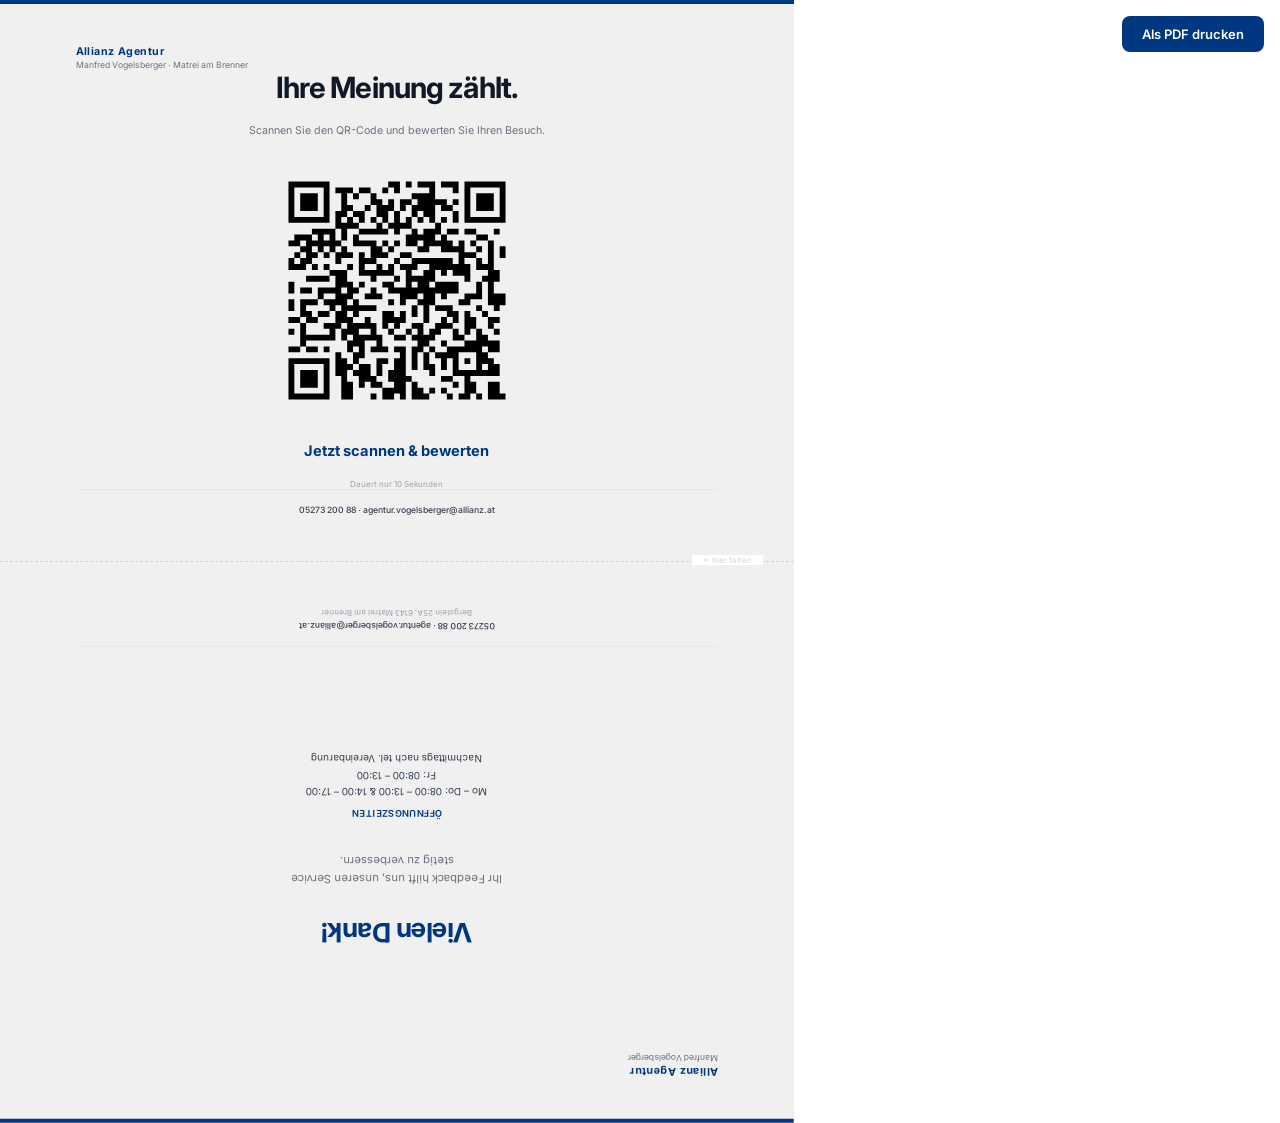
<file: flyer-tent-a6-v2.html>
<!DOCTYPE html>
<html lang="de">
<head>
  <meta charset="UTF-8">
  <meta name="viewport" content="width=device-width, initial-scale=1.0">
  <title>Tischaufsteller A6 – Allianz Agentur Vogelsberger</title>
  <link rel="preconnect" href="https://fonts.googleapis.com">
  <link rel="preconnect" href="https://fonts.gstatic.com" crossorigin>
  <link href="https://fonts.googleapis.com/css2?family=Inter:wght@400;500;600;700&display=swap" rel="stylesheet">
  <style>
    @page { size: A4 portrait; margin: 0; }
    * { margin: 0; padding: 0; box-sizing: border-box; }

    html, body {
      width: 210mm;
      height: 297mm;
      font-family: 'Inter', -apple-system, sans-serif;
      -webkit-font-smoothing: antialiased;
      background: #fff;
      color: #111827;
      overflow: hidden;
    }

    .sheet {
      width: 210mm;
      height: 297mm;
      display: flex;
      flex-direction: column;
      position: relative;
    }

    /* ── Fold line ── */
    .fold {
      width: 100%;
      height: 0;
      border-top: 0.5pt dashed #d1d5db;
      position: relative;
      flex-shrink: 0;
    }

    .fold::after {
      content: '✂ hier falten';
      position: absolute;
      top: -5pt;
      right: 8mm;
      font-size: 6pt;
      color: #d1d5db;
      background: #fff;
      padding: 0 3mm;
    }

    /* ── Panel (each A6 half) ── */
    .panel {
      width: 210mm;
      height: 148.5mm;
      display: flex;
      flex-direction: column;
      padding: 12mm 20mm;
      position: relative;
    }

    .panel::before {
      content: '';
      position: absolute;
      top: 0; left: 0; right: 0;
      height: 1mm;
      background: #003781;
    }

    /* The back panel is upside-down so when folded it reads correctly */
    .panel--back {
      transform: rotate(180deg);
    }

    .panel--back::before {
      top: auto;
      bottom: 0;
      top: 0;
    }

    /* ── Header ── */
    .header {
      margin-bottom: auto;
    }

    .header__agency {
      font-size: 8pt;
      font-weight: 700;
      color: #003781;
      letter-spacing: 0.04em;
      display: block;
    }

    .header__agent {
      font-size: 6.5pt;
      font-weight: 400;
      color: #6b7280;
      display: block;
      margin-top: 0.5mm;
    }

    /* ── Content (Front) ── */
    .content {
      flex: 1;
      display: flex;
      flex-direction: column;
      align-items: center;
      justify-content: center;
      text-align: center;
      gap: 5mm;
    }

    .headline {
      font-size: 22pt;
      font-weight: 700;
      color: #111827;
      letter-spacing: -0.03em;
      line-height: 1.15;
    }

    .subline {
      font-size: 8pt;
      font-weight: 400;
      color: #6b7280;
      line-height: 1.5;
      max-width: 130mm;
    }

    .qr {
      width: 70mm;
      height: 70mm;
    }

    .qr img {
      width: 100%;
      height: 100%;
      display: block;
    }

    .cta {
      font-size: 11pt;
      font-weight: 700;
      color: #003781;
    }

    .micro {
      font-size: 6pt;
      font-weight: 400;
      color: #9ca3af;
    }

    /* ── Content (Back) ── */
    .back-content {
      flex: 1;
      display: flex;
      flex-direction: column;
      align-items: center;
      justify-content: center;
      text-align: center;
      gap: 8mm;
    }

    .back-content__thanks {
      font-size: 20pt;
      font-weight: 700;
      color: #003781;
      letter-spacing: -0.02em;
    }

    .back-content__text {
      font-size: 8.5pt;
      font-weight: 400;
      color: #6b7280;
      line-height: 1.55;
      max-width: 130mm;
    }

    .back-content__hours {
      font-size: 7.5pt;
      font-weight: 400;
      color: #374151;
      line-height: 1.65;
    }

    .back-content__hours strong {
      font-weight: 600;
      display: block;
      font-size: 7pt;
      letter-spacing: 0.04em;
      text-transform: uppercase;
      color: #003781;
      margin-bottom: 1.5mm;
    }

    /* ── Footer ── */
    .foot {
      margin-top: auto;
      text-align: center;
      padding-top: 4mm;
      border-top: 0.25pt solid #e5e7eb;
      display: flex;
      flex-direction: column;
      gap: 0.8mm;
    }

    .foot__contact {
      font-size: 6.5pt;
      font-weight: 500;
      color: #374151;
    }

    .foot__address {
      font-size: 6pt;
      font-weight: 400;
      color: #9ca3af;
    }

    /* Print button */
    .print-btn {
      position: fixed;
      top: 16px; right: 16px;
      background: #003781;
      color: #fff;
      border: none;
      font-family: 'Inter', sans-serif;
      font-size: 13px;
      font-weight: 600;
      padding: 10px 20px;
      border-radius: 8px;
      cursor: pointer;
      z-index: 100;
      transition: background 200ms;
    }
    .print-btn:hover { background: #00265a; }

    @media print {
      html, body { width: 210mm; height: 297mm; }
      .print-btn { display: none; }
    }

    @media screen {
      body {
        display: flex; justify-content: center; align-items: center;
        min-height: 100vh; background: #f0f0f0;
        width: auto; height: auto;
      }
      .sheet {
        box-shadow: 0 2px 32px rgba(0,0,0,0.1);
      }
    }
  </style>
</head>
<body>
  <button class="print-btn" onclick="window.print()">Als PDF drucken</button>

  <div class="sheet">

    <!-- ═══ FRONT (top half) ═══ -->
    <div class="panel panel--front">
      <div class="header">
        <span class="header__agency">Allianz Agentur</span>
        <span class="header__agent">Manfred Vogelsberger · Matrei am Brenner</span>
      </div>

      <div class="content">
        <h1 class="headline">Ihre Meinung zählt.</h1>
        <p class="subline">Scannen Sie den QR-Code und bewerten Sie Ihren Besuch.</p>

        <div class="qr">
          <img src="qr/qr.svg" alt="QR-Code scannen für Feedback">
        </div>

        <span class="cta">Jetzt scannen &amp; bewerten</span>
        <span class="micro">Dauert nur 10 Sekunden</span>
      </div>

      <div class="foot">
        <span class="foot__contact">05273 200 88 · agentur.vogelsberger@allianz.at</span>
      </div>
    </div>

    <!-- ═══ FOLD LINE ═══ -->
    <div class="fold"></div>

    <!-- ═══ BACK (bottom half, rotated 180°) ═══ -->
    <div class="panel panel--back">
      <div class="header">
        <span class="header__agency">Allianz Agentur</span>
        <span class="header__agent">Manfred Vogelsberger</span>
      </div>

      <div class="back-content">
        <span class="back-content__thanks">Vielen Dank!</span>
        <p class="back-content__text">Ihr Feedback hilft uns, unseren Service<br>stetig zu verbessern.</p>

        <div class="back-content__hours">
          <strong>Öffnungszeiten</strong>
          Mo – Do: 08:00 – 13:00 &amp; 14:00 – 17:00<br>
          Fr: 08:00 – 13:00<br>
          Nachmittags nach tel. Vereinbarung
        </div>
      </div>

      <div class="foot">
        <span class="foot__contact">05273 200 88 · agentur.vogelsberger@allianz.at</span>
        <span class="foot__address">Bergstein 25A, 6143 Matrei am Brenner</span>
      </div>
    </div>

  </div>
</body>
</html>
</file>
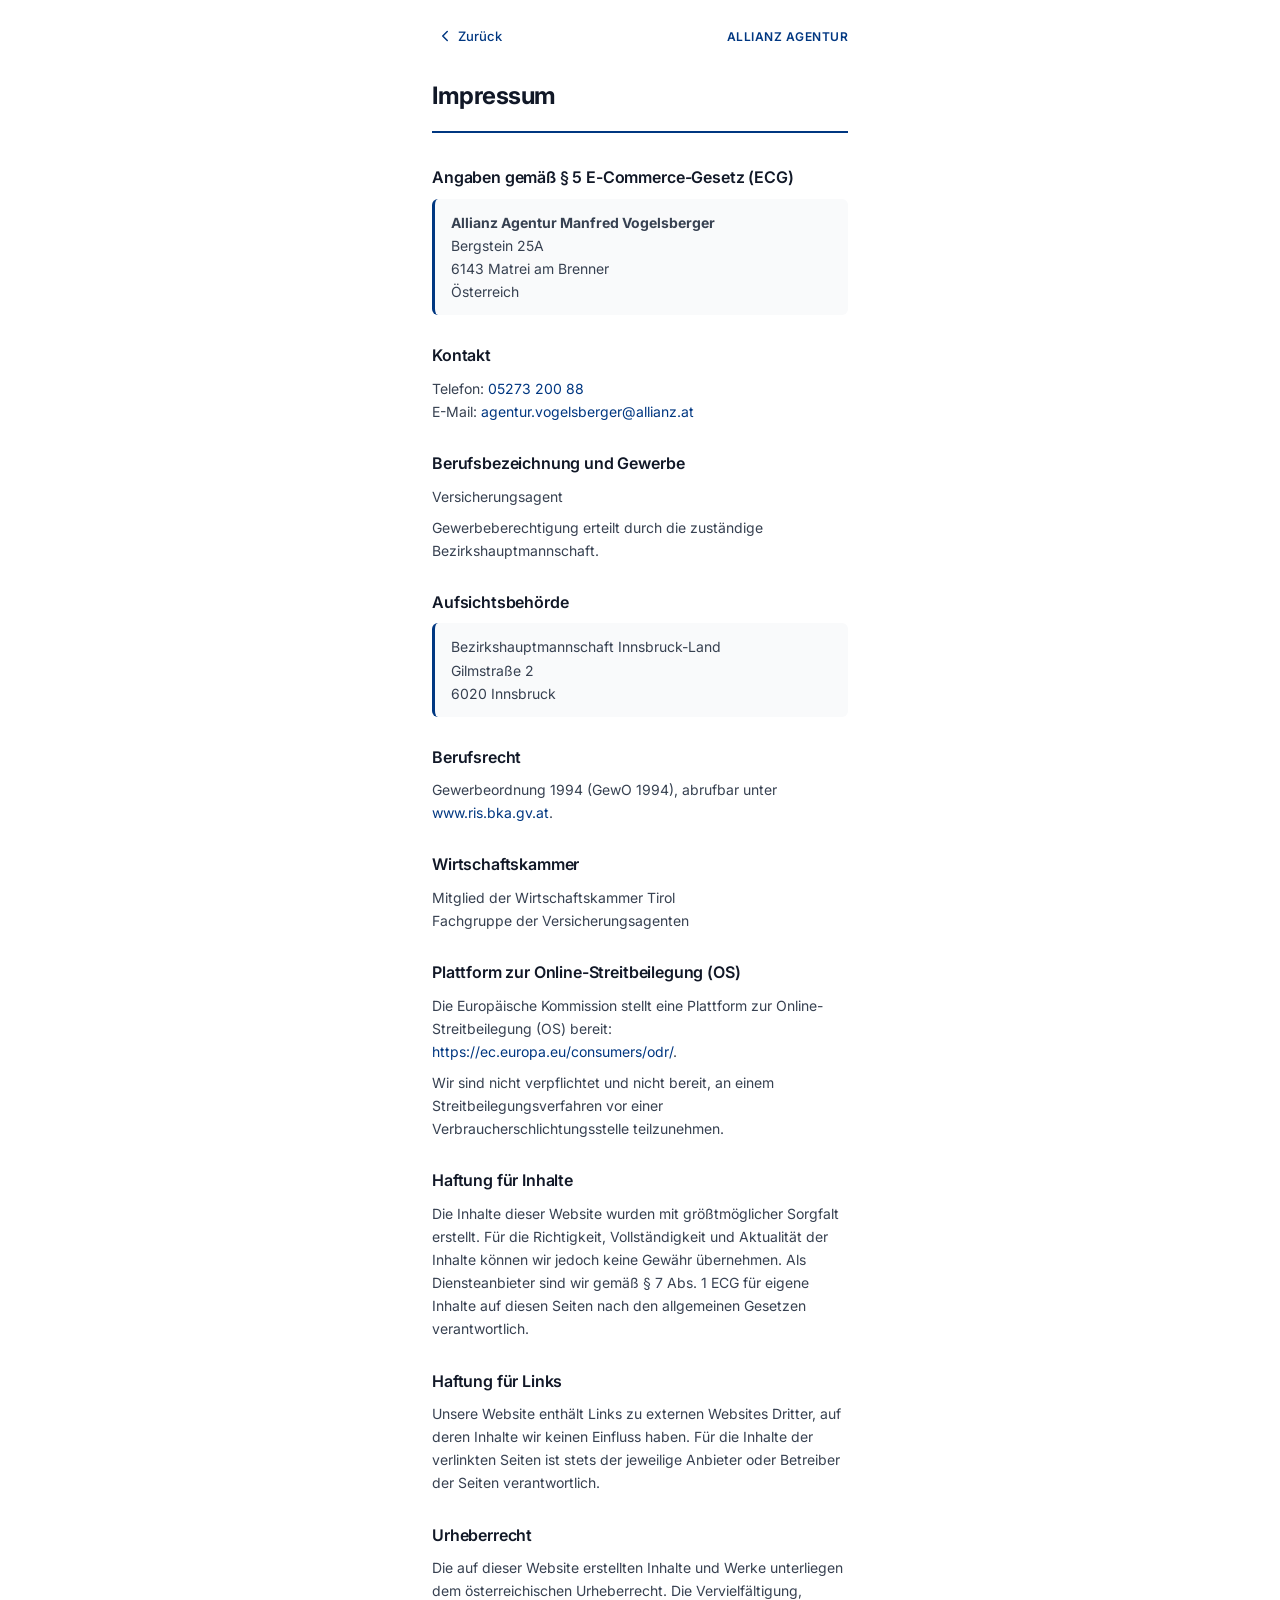
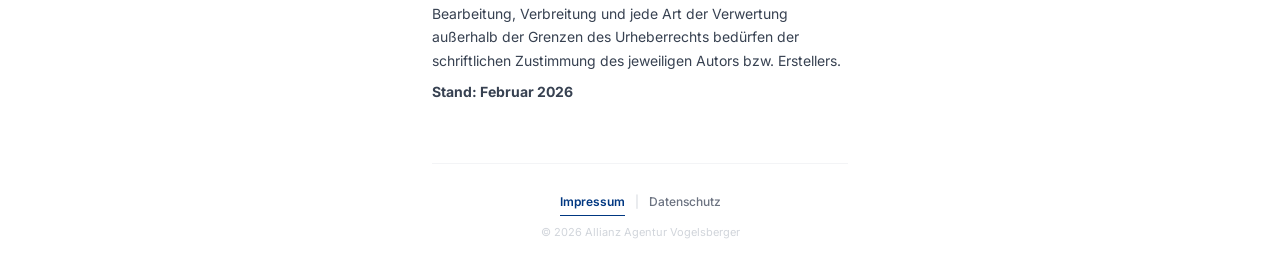
<file: impressum.html>
<!DOCTYPE html>
<html lang="de">
<head>
  <meta charset="UTF-8">
  <meta name="viewport" content="width=device-width, initial-scale=1.0, viewport-fit=cover">
  <meta name="description" content="Impressum der Allianz Agentur Vogelsberger in Matrei am Brenner.">
  <meta name="theme-color" content="#003781">
  <title>Impressum – Allianz Agentur Vogelsberger</title>
  <link rel="icon" href="assets/favicon.svg" type="image/svg+xml">
  <link rel="preconnect" href="https://fonts.googleapis.com">
  <link rel="preconnect" href="https://fonts.gstatic.com" crossorigin>
  <link href="https://fonts.googleapis.com/css2?family=Inter:wght@400;500;600;700&display=swap" rel="stylesheet">
  <link rel="stylesheet" href="styles.css">
  <link rel="stylesheet" href="legal.css">
</head>
<body>
  <main id="app">

    <header class="legal-header">
      <a href="index.html" class="legal-header__back" aria-label="Zurück zur Startseite">
        <svg viewBox="0 0 24 24" fill="none" stroke="currentColor" stroke-width="2" stroke-linecap="round" stroke-linejoin="round"><path d="M15 18l-6-6 6-6"/></svg>
        Zurück
      </a>
      <span class="legal-header__text">Allianz Agentur</span>
    </header>

    <article class="legal">
      <h1 class="legal__title">Impressum</h1>

      <section class="legal__section">
        <h2>Angaben gemäß § 5 E-Commerce-Gesetz (ECG)</h2>
        <address class="legal__address">
          <strong>Allianz Agentur Manfred Vogelsberger</strong><br>
          Bergstein 25A<br>
          6143 Matrei am Brenner<br>
          Österreich
        </address>
      </section>

      <section class="legal__section">
        <h2>Kontakt</h2>
        <p>
          Telefon: <a href="tel:+43527320088">05273 200 88</a><br>
          E-Mail: <a href="mailto:agentur.vogelsberger@allianz.at">agentur.vogelsberger@allianz.at</a>
        </p>
      </section>

      <section class="legal__section">
        <h2>Berufsbezeichnung und Gewerbe</h2>
        <p>Versicherungsagent</p>
        <p>Gewerbeberechtigung erteilt durch die zuständige Bezirkshauptmannschaft.</p>
      </section>

      <section class="legal__section">
        <h2>Aufsichtsbehörde</h2>
        <address class="legal__address">
          Bezirkshauptmannschaft Innsbruck-Land<br>
          Gilmstraße 2<br>
          6020 Innsbruck
        </address>
      </section>

      <section class="legal__section">
        <h2>Berufsrecht</h2>
        <p>Gewerbeordnung 1994 (GewO 1994), abrufbar unter <a href="https://www.ris.bka.gv.at" target="_blank" rel="noopener noreferrer">www.ris.bka.gv.at</a>.</p>
      </section>

      <section class="legal__section">
        <h2>Wirtschaftskammer</h2>
        <p>Mitglied der Wirtschaftskammer Tirol<br>Fachgruppe der Versicherungsagenten</p>
      </section>

      <section class="legal__section">
        <h2>Plattform zur Online-Streitbeilegung (OS)</h2>
        <p>Die Europäische Kommission stellt eine Plattform zur Online-Streitbeilegung (OS) bereit: <a href="https://ec.europa.eu/consumers/odr/" target="_blank" rel="noopener noreferrer">https://ec.europa.eu/consumers/odr/</a>.</p>
        <p>Wir sind nicht verpflichtet und nicht bereit, an einem Streitbeilegungsverfahren vor einer Verbraucherschlichtungsstelle teilzunehmen.</p>
      </section>

      <section class="legal__section">
        <h2>Haftung für Inhalte</h2>
        <p>Die Inhalte dieser Website wurden mit größtmöglicher Sorgfalt erstellt. Für die Richtigkeit, Vollständigkeit und Aktualität der Inhalte können wir jedoch keine Gewähr übernehmen. Als Diensteanbieter sind wir gemäß § 7 Abs. 1 ECG für eigene Inhalte auf diesen Seiten nach den allgemeinen Gesetzen verantwortlich.</p>
      </section>

      <section class="legal__section">
        <h2>Haftung für Links</h2>
        <p>Unsere Website enthält Links zu externen Websites Dritter, auf deren Inhalte wir keinen Einfluss haben. Für die Inhalte der verlinkten Seiten ist stets der jeweilige Anbieter oder Betreiber der Seiten verantwortlich.</p>
      </section>

      <section class="legal__section">
        <h2>Urheberrecht</h2>
        <p>Die auf dieser Website erstellten Inhalte und Werke unterliegen dem österreichischen Urheberrecht. Die Vervielfältigung, Bearbeitung, Verbreitung und jede Art der Verwertung außerhalb der Grenzen des Urheberrechts bedürfen der schriftlichen Zustimmung des jeweiligen Autors bzw. Erstellers.</p>
        <p><strong>Stand: Februar 2026</strong></p>
      </section>
    </article>

    <footer class="footer" role="contentinfo">
      <nav class="footer__links" aria-label="Rechtliche Seiten">
        <a href="impressum.html" aria-current="page">Impressum</a>
        <span class="footer__sep" aria-hidden="true">|</span>
        <a href="datenschutz.html">Datenschutz</a>
      </nav>
      <p class="footer__copy">&copy; <span class="js-year"></span> Allianz Agentur Vogelsberger</p>
    </footer>

  </main>

  <script>document.querySelectorAll('.js-year').forEach(el => el.textContent = new Date().getFullYear());</script>
</body>
</html>
</file>
<file: styles.css>
/* ── Reset & Base ────────────────────────────────────── */
*,
*::before,
*::after {
  margin: 0;
  padding: 0;
  box-sizing: border-box;
}

:root {
  --blue: #003781;
  --blue-light: #0055b8;
  --blue-dark: #002a63;
  --blue-pale: #e8f0fe;
  --blue-bg: #f4f7fb;
  --white: #ffffff;
  --gray-50: #f9fafb;
  --gray-100: #f3f4f6;
  --gray-200: #e5e7eb;
  --gray-300: #d1d5db;
  --gray-400: #9ca3af;
  --gray-500: #6b7280;
  --gray-700: #374151;
  --gray-900: #111827;
  --gold: #f59e0b;
  --gold-light: #fbbf24;
  --gold-glow: rgba(245, 158, 11, 0.25);
  --green: #059669;
  --red: #dc2626;
  --radius: 16px;
  --radius-sm: 10px;
  --radius-xs: 6px;
  --shadow-sm: 0 1px 3px rgba(0, 0, 0, 0.06);
  --shadow-md: 0 4px 24px rgba(0, 55, 129, 0.08);
  --shadow-lg: 0 8px 40px rgba(0, 55, 129, 0.1);
  --shadow-glow: 0 0 20px rgba(0, 55, 129, 0.12);
  --transition: 250ms cubic-bezier(0.4, 0, 0.2, 1);
  --ease-spring: cubic-bezier(0.34, 1.56, 0.64, 1);
  --font: 'Inter', -apple-system, BlinkMacSystemFont, 'Segoe UI', Roboto, sans-serif;
}

html {
  font-size: 16px;
  -webkit-font-smoothing: antialiased;
  -moz-osx-font-smoothing: grayscale;
  scroll-behavior: smooth;
}

body {
  font-family: var(--font);
  color: var(--gray-900);
  background: var(--white);
  line-height: 1.6;
  min-height: 100dvh;
  overflow-x: hidden;
}

#app {
  max-width: 480px;
  margin: 0 auto;
  padding: 0 20px;
}

/* ── Animations ─────────────────────────────────────── */
@keyframes fadeInUp {
  from { opacity: 0; transform: translateY(20px); }
  to { opacity: 1; transform: translateY(0); }
}

@keyframes fadeIn {
  from { opacity: 0; }
  to { opacity: 1; }
}

@keyframes scaleIn {
  from { opacity: 0; transform: scale(0.9); }
  to { opacity: 1; transform: scale(1); }
}

@keyframes starPop {
  0% { transform: scale(1); }
  40% { transform: scale(1.3); }
  70% { transform: scale(0.9); }
  100% { transform: scale(1); }
}

@keyframes ripple {
  0% { box-shadow: 0 0 0 0 var(--gold-glow); }
  100% { box-shadow: 0 0 0 12px transparent; }
}

@keyframes slideDown {
  from { opacity: 0; transform: translateY(-8px); }
  to { opacity: 1; transform: translateY(0); }
}

@keyframes checkDraw {
  from { stroke-dashoffset: 24; }
  to { stroke-dashoffset: 0; }
}

@keyframes shimmer {
  0% { background-position: -200% 0; }
  100% { background-position: 200% 0; }
}

/* ── Hero ────────────────────────────────────────────── */
.hero {
  text-align: center;
  padding: 48px 0 32px;
}

.hero__brand {
  display: inline-flex;
  align-items: center;
  gap: 10px;
  margin-bottom: 28px;
  animation: fadeIn 600ms ease both;
}

.hero__logo-slot {
  margin-bottom: 28px;
  animation: fadeIn 600ms ease both;
}

.hero__logo {
  height: 48px;
  width: auto;
  display: block;
  margin: 0 auto;
}

.hero__badge {
  display: inline-flex;
  align-items: center;
  gap: 6px;
  background: var(--blue-pale);
  color: var(--blue);
  font-size: 0.6875rem;
  font-weight: 600;
  letter-spacing: 0.04em;
  text-transform: uppercase;
  padding: 5px 12px;
  border-radius: 100px;
  margin-bottom: 20px;
  animation: fadeInUp 500ms ease 100ms both;
}

.hero__badge-dot {
  width: 6px;
  height: 6px;
  background: var(--blue);
  border-radius: 50%;
}

.hero__title {
  font-size: 1.5rem;
  font-weight: 700;
  line-height: 1.3;
  color: var(--gray-900);
  letter-spacing: -0.02em;
  margin-bottom: 8px;
  animation: fadeInUp 500ms ease 200ms both;
}

.hero__title--highlight {
  color: var(--blue);
  display: block;
}

.hero__subtitle {
  font-size: 1rem;
  font-weight: 500;
  color: var(--gray-500);
  margin-bottom: 20px;
  animation: fadeInUp 500ms ease 300ms both;
}

.hero__text {
  font-size: 0.9375rem;
  color: var(--gray-500);
  line-height: 1.55;
  animation: fadeInUp 500ms ease 400ms both;
}

.hero__text strong {
  color: var(--gray-700);
  font-weight: 600;
}

/* ── Star Rating Card ────────────────────────────────── */
.rating-card {
  background: var(--white);
  border: 1px solid var(--gray-200);
  border-radius: var(--radius);
  padding: 32px 24px 24px;
  text-align: center;
  box-shadow: var(--shadow-md);
  margin-bottom: 24px;
  animation: scaleIn 400ms ease 500ms both;
  position: relative;
}

.rating-card::before {
  content: '';
  position: absolute;
  inset: -1px;
  border-radius: var(--radius);
  padding: 1px;
  background: linear-gradient(135deg, var(--blue-pale), transparent 50%);
  -webkit-mask: linear-gradient(#fff 0 0) content-box, linear-gradient(#fff 0 0);
  -webkit-mask-composite: xor;
  mask-composite: exclude;
  pointer-events: none;
}

.stars {
  display: flex;
  justify-content: center;
  gap: 6px;
}

.star {
  appearance: none;
  border: none;
  background: none;
  cursor: pointer;
  padding: 8px;
  border-radius: 50%;
  color: var(--gray-300);
  transition:
    color var(--transition),
    transform 200ms var(--ease-spring),
    filter var(--transition);
  outline: none;
  position: relative;
  -webkit-tap-highlight-color: transparent;
}

.star svg {
  width: 42px;
  height: 42px;
  display: block;
  transition: fill var(--transition);
  fill: transparent;
  filter: drop-shadow(0 0 0 transparent);
}

.star:hover,
.star:focus-visible {
  color: var(--gold);
  transform: scale(1.18);
}

.star:hover svg,
.star:focus-visible svg {
  filter: drop-shadow(0 2px 8px var(--gold-glow));
}

.star:focus-visible {
  box-shadow: 0 0 0 3px var(--blue-pale);
}

.star:active {
  transform: scale(0.92);
}

.star.active {
  color: var(--gold);
  animation: starPop 300ms var(--ease-spring);
}

.star.active svg {
  fill: var(--gold);
  filter: drop-shadow(0 2px 8px var(--gold-glow));
}

.star.hovered {
  color: var(--gold-light);
}

.star.hovered svg {
  fill: var(--gold-light);
  filter: drop-shadow(0 1px 4px var(--gold-glow));
}

.star.just-selected {
  animation: ripple 500ms ease-out;
}

.rating-card__hint {
  font-size: 0.8125rem;
  font-weight: 500;
  color: var(--gray-500);
  margin-top: 16px;
  min-height: 22px;
  transition: opacity var(--transition), color var(--transition);
}

/* ── Panels ──────────────────────────────────────────── */
.panel {
  overflow: hidden;
  margin-bottom: 24px;
}

.panel[hidden] {
  display: none;
}

.panel.entering {
  display: block;
}

.panel.entering .panel__inner {
  opacity: 0;
  transform: translateY(16px) scale(0.98);
}

.panel.visible {
  display: block;
}

.panel.visible .panel__inner {
  opacity: 1;
  transform: translateY(0) scale(1);
}

.panel__inner {
  background: var(--white);
  border: 1px solid var(--gray-200);
  border-radius: var(--radius);
  padding: 32px 24px;
  box-shadow: var(--shadow-md);
  transition: opacity 350ms ease, transform 350ms var(--ease-spring);
}

.panel__icon {
  width: 64px;
  height: 64px;
  margin: 0 auto 20px;
  animation: scaleIn 400ms var(--ease-spring) 200ms both;
}

.panel__icon svg {
  width: 100%;
  height: 100%;
}

.panel--thankyou .panel__icon path[d*="16 24l5"] {
  stroke-dasharray: 24;
  animation: checkDraw 500ms ease 400ms both;
}

.panel__title {
  font-size: 1.25rem;
  font-weight: 700;
  color: var(--gray-900);
  margin-bottom: 8px;
  text-align: center;
  letter-spacing: -0.01em;
}

.panel__text {
  font-size: 0.9375rem;
  color: var(--gray-500);
  text-align: center;
  line-height: 1.55;
  margin-bottom: 20px;
}

.panel__text--small {
  font-size: 0.8125rem;
  color: var(--gray-400);
  margin-bottom: 0;
}

/* ── Form ────────────────────────────────────────────── */
.form__group {
  margin-bottom: 16px;
}

.form__label {
  display: block;
  font-size: 0.8125rem;
  font-weight: 500;
  color: var(--gray-700);
  margin-bottom: 6px;
}

.form__required {
  color: var(--red);
}

.form__optional {
  color: var(--gray-400);
  font-weight: 400;
}

.form__textarea,
.form__input {
  width: 100%;
  padding: 12px 14px;
  font-family: var(--font);
  font-size: 0.9375rem;
  color: var(--gray-900);
  background: var(--gray-50);
  border: 1.5px solid var(--gray-200);
  border-radius: var(--radius-sm);
  transition:
    border-color var(--transition),
    box-shadow var(--transition),
    background var(--transition);
  outline: none;
  resize: vertical;
}

.form__textarea:focus,
.form__input:focus {
  border-color: var(--blue);
  box-shadow: 0 0 0 4px var(--blue-pale);
  background: var(--white);
}

.form__textarea::placeholder,
.form__input::placeholder {
  color: var(--gray-400);
}

.form__row {
  display: grid;
  grid-template-columns: 1fr 1fr;
  gap: 12px;
}

.form__notice {
  font-size: 0.75rem;
  color: var(--gray-400);
  text-align: center;
  margin-top: 12px;
  padding: 8px 12px;
  background: var(--gray-50);
  border-radius: var(--radius-xs);
  border: 1px dashed var(--gray-300);
  animation: slideDown 300ms ease;
}

/* ── Buttons ─────────────────────────────────────────── */
.btn {
  display: inline-flex;
  align-items: center;
  justify-content: center;
  gap: 8px;
  width: 100%;
  padding: 14px 24px;
  font-family: var(--font);
  font-size: 0.9375rem;
  font-weight: 600;
  text-decoration: none;
  border: none;
  border-radius: var(--radius-sm);
  cursor: pointer;
  transition:
    background var(--transition),
    transform 150ms var(--ease-spring),
    box-shadow var(--transition);
  outline: none;
  position: relative;
  overflow: hidden;
}

.btn::after {
  content: '';
  position: absolute;
  inset: 0;
  background: linear-gradient(135deg, rgba(255,255,255,0.15), transparent);
  opacity: 0;
  transition: opacity var(--transition);
}

.btn:hover::after {
  opacity: 1;
}

.btn:focus-visible {
  box-shadow: 0 0 0 4px var(--blue-pale);
}

.btn:active {
  transform: scale(0.97);
}

.btn--primary {
  background: var(--blue);
  color: var(--white);
  box-shadow: 0 2px 8px rgba(0, 55, 129, 0.25);
}

.btn--primary:hover {
  background: var(--blue-light);
  box-shadow: 0 4px 16px rgba(0, 55, 129, 0.3);
}

.btn--primary:disabled {
  background: var(--gray-300);
  box-shadow: none;
  cursor: not-allowed;
  transform: none;
}

.btn--primary:disabled::after {
  display: none;
}

.btn__icon {
  width: 18px;
  height: 18px;
  flex-shrink: 0;
}

.btn--google {
  background: var(--blue);
  box-shadow: 0 2px 8px rgba(0, 55, 129, 0.25);
}

.btn--google:hover {
  background: var(--blue-light);
  box-shadow: 0 4px 16px rgba(0, 55, 129, 0.3);
}

.btn--google.disabled {
  pointer-events: none;
  background: var(--gray-300);
  color: var(--gray-500);
  box-shadow: none;
}

/* ── Divider ─────────────────────────────────────────── */
.divider {
  display: flex;
  align-items: center;
  gap: 16px;
  margin: 8px 0 24px;
  animation: fadeIn 500ms ease 600ms both;
}

.divider__line {
  flex: 1;
  height: 1px;
  background: var(--gray-200);
}

.divider__text {
  font-size: 0.6875rem;
  font-weight: 500;
  color: var(--gray-400);
  text-transform: uppercase;
  letter-spacing: 0.06em;
  white-space: nowrap;
}

/* ── Trust ───────────────────────────────────────────── */
.trust {
  text-align: center;
  padding: 8px 0 24px;
  animation: fadeIn 500ms ease 700ms both;
}

.trust__inner {
  display: inline-flex;
  align-items: center;
  gap: 8px;
  padding: 10px 18px;
  background: var(--blue-bg);
  border-radius: 100px;
}

.trust__icon {
  width: 16px;
  height: 16px;
  color: var(--blue);
  flex-shrink: 0;
}

.trust__text {
  font-size: 0.75rem;
  color: var(--gray-500);
  font-weight: 500;
}

/* ── Contact Card ────────────────────────────────────── */
.contact {
  padding: 8px 0 24px;
  animation: fadeInUp 500ms ease 800ms both;
}

.contact__title {
  font-size: 0.6875rem;
  font-weight: 600;
  text-transform: uppercase;
  letter-spacing: 0.1em;
  color: var(--gray-400);
  margin-bottom: 12px;
}

.contact__card {
  background: var(--white);
  border: 1px solid var(--gray-200);
  border-radius: var(--radius);
  padding: 20px;
  display: flex;
  flex-direction: column;
  gap: 16px;
  box-shadow: var(--shadow-sm);
  transition: box-shadow var(--transition);
}

.contact__card:hover {
  box-shadow: var(--shadow-md);
}

.contact__item {
  display: flex;
  align-items: flex-start;
  gap: 12px;
}

.contact__icon-wrap {
  width: 36px;
  height: 36px;
  background: var(--blue-pale);
  border-radius: 10px;
  display: flex;
  align-items: center;
  justify-content: center;
  flex-shrink: 0;
}

.contact__icon {
  width: 18px;
  height: 18px;
  color: var(--blue);
  flex-shrink: 0;
}

.contact__label {
  display: block;
  font-size: 0.6875rem;
  font-weight: 600;
  text-transform: uppercase;
  letter-spacing: 0.06em;
  color: var(--gray-400);
  margin-bottom: 2px;
}

.contact__value {
  font-size: 0.875rem;
  color: var(--gray-700);
  text-decoration: none;
  line-height: 1.45;
}

.contact__value:is(a) {
  transition: color var(--transition);
}

.contact__value:is(a):hover {
  color: var(--blue);
}

/* ── Footer ──────────────────────────────────────────── */
.footer {
  text-align: center;
  padding: 24px 0 36px;
  border-top: 1px solid var(--gray-100);
}

.footer__text {
  font-size: 0.6875rem;
  color: var(--gray-400);
  line-height: 1.5;
  margin-bottom: 8px;
}

.footer__copy {
  font-size: 0.6875rem;
  color: var(--gray-300);
}

/* ── Loading Spinner ─────────────────────────────────── */
.btn .spinner {
  width: 18px;
  height: 18px;
  border: 2px solid rgba(255, 255, 255, 0.3);
  border-top-color: var(--white);
  border-radius: 50%;
  animation: spin 600ms linear infinite;
}

@keyframes spin {
  to { transform: rotate(360deg); }
}

/* ── Responsive ──────────────────────────────────────── */
@media (max-width: 380px) {
  .hero__title {
    font-size: 1.25rem;
  }

  .star svg {
    width: 36px;
    height: 36px;
  }

  .star {
    padding: 6px;
  }

  .form__row {
    grid-template-columns: 1fr;
  }
}

@media (min-width: 481px) {
  #app {
    padding: 0 32px;
  }

  .hero {
    padding-top: 64px;
  }
}

/* ── Reduced Motion ──────────────────────────────────── */
@media (prefers-reduced-motion: reduce) {
  *,
  *::before,
  *::after {
    animation-duration: 0.01ms !important;
    animation-iteration-count: 1 !important;
    transition-duration: 0.01ms !important;
  }
}

/* ── Print ───────────────────────────────────────────── */
@media print {
  .rating-card,
  .panel,
  .trust,
  .divider {
    display: none;
  }
}
</file>
<file: legal.css>
/* ── Legal Pages (Datenschutz, Impressum) ───────────── */

.legal-header {
  display: flex;
  align-items: center;
  justify-content: space-between;
  padding: 20px 0 16px;
  animation: fadeIn 400ms ease both;
}

.legal-header__back {
  display: inline-flex;
  align-items: center;
  gap: 4px;
  font-size: 0.8125rem;
  font-weight: 500;
  color: var(--blue);
  text-decoration: none;
  padding: 6px 10px 6px 4px;
  border-radius: var(--radius-xs);
  transition: background var(--transition), color var(--transition);
}

.legal-header__back:hover {
  background: var(--blue-pale);
}

.legal-header__back svg {
  width: 18px;
  height: 18px;
}

.legal-header__text {
  font-size: 0.75rem;
  font-weight: 600;
  color: var(--blue);
  letter-spacing: 0.04em;
  text-transform: uppercase;
}

/* ── Content ────────────────────────────────────────── */
.legal {
  padding: 8px 0 32px;
  animation: fadeInUp 500ms ease 100ms both;
}

.legal__title {
  font-size: 1.5rem;
  font-weight: 700;
  color: var(--gray-900);
  letter-spacing: -0.02em;
  margin-bottom: 32px;
  padding-bottom: 16px;
  border-bottom: 2px solid var(--blue);
}

.legal__section {
  margin-bottom: 28px;
}

.legal__section h2 {
  font-size: 1rem;
  font-weight: 600;
  color: var(--gray-900);
  margin-bottom: 8px;
  letter-spacing: -0.01em;
}

.legal__section p {
  font-size: 0.875rem;
  color: var(--gray-700);
  line-height: 1.65;
  margin-bottom: 8px;
}

.legal__section p:last-child {
  margin-bottom: 0;
}

.legal__section ul {
  list-style: none;
  padding: 0;
  margin: 8px 0;
}

.legal__section ul li {
  font-size: 0.875rem;
  color: var(--gray-700);
  line-height: 1.65;
  padding-left: 20px;
  position: relative;
  margin-bottom: 4px;
}

.legal__section ul li::before {
  content: '';
  position: absolute;
  left: 4px;
  top: 10px;
  width: 5px;
  height: 5px;
  background: var(--blue);
  border-radius: 50%;
}

.legal__section a {
  color: var(--blue);
  text-decoration: none;
  border-bottom: 1px solid transparent;
  transition: border-color var(--transition);
}

.legal__section a:hover {
  border-bottom-color: var(--blue);
}

.legal__address {
  font-style: normal;
  font-size: 0.875rem;
  color: var(--gray-700);
  line-height: 1.65;
  padding: 12px 16px;
  background: var(--gray-50);
  border-radius: var(--radius-xs);
  border-left: 3px solid var(--blue);
  margin-top: 8px;
}

.legal__address a {
  color: var(--blue);
  text-decoration: none;
  border-bottom: 1px solid transparent;
  transition: border-color var(--transition);
}

.legal__address a:hover {
  border-bottom-color: var(--blue);
}

/* ── Footer text links ──────────────────────────────── */
.footer__text a {
  color: var(--gray-500);
  text-decoration: underline;
  text-decoration-color: var(--gray-300);
  text-underline-offset: 2px;
  transition: color var(--transition), text-decoration-color var(--transition);
}

.footer__text a:hover {
  color: var(--blue);
  text-decoration-color: var(--blue);
}

/* ── Footer Links ───────────────────────────────────── */
.footer__links {
  display: flex;
  align-items: center;
  justify-content: center;
  gap: 10px;
  margin-bottom: 8px;
}

.footer__links a {
  font-size: 0.75rem;
  font-weight: 500;
  color: var(--gray-500);
  text-decoration: none;
  padding: 4px 0;
  border-bottom: 1px solid transparent;
  transition: color var(--transition), border-color var(--transition);
}

.footer__links a:hover {
  color: var(--blue);
  border-bottom-color: var(--blue);
}

.footer__links a[aria-current="page"] {
  color: var(--blue);
  font-weight: 600;
  border-bottom-color: var(--blue);
}

.footer__sep {
  color: var(--gray-300);
  font-size: 0.75rem;
}

/* ── DSGVO Consent Hint (for forms) ─────────────────── */
.form__consent {
  font-size: 0.6875rem;
  color: var(--gray-400);
  text-align: center;
  margin-top: 12px;
  line-height: 1.5;
}

.form__consent a {
  color: var(--gray-500);
  text-decoration: underline;
  text-decoration-color: var(--gray-300);
  text-underline-offset: 2px;
  transition: color var(--transition), text-decoration-color var(--transition);
}

.form__consent a:hover {
  color: var(--blue);
  text-decoration-color: var(--blue);
}
</file>
